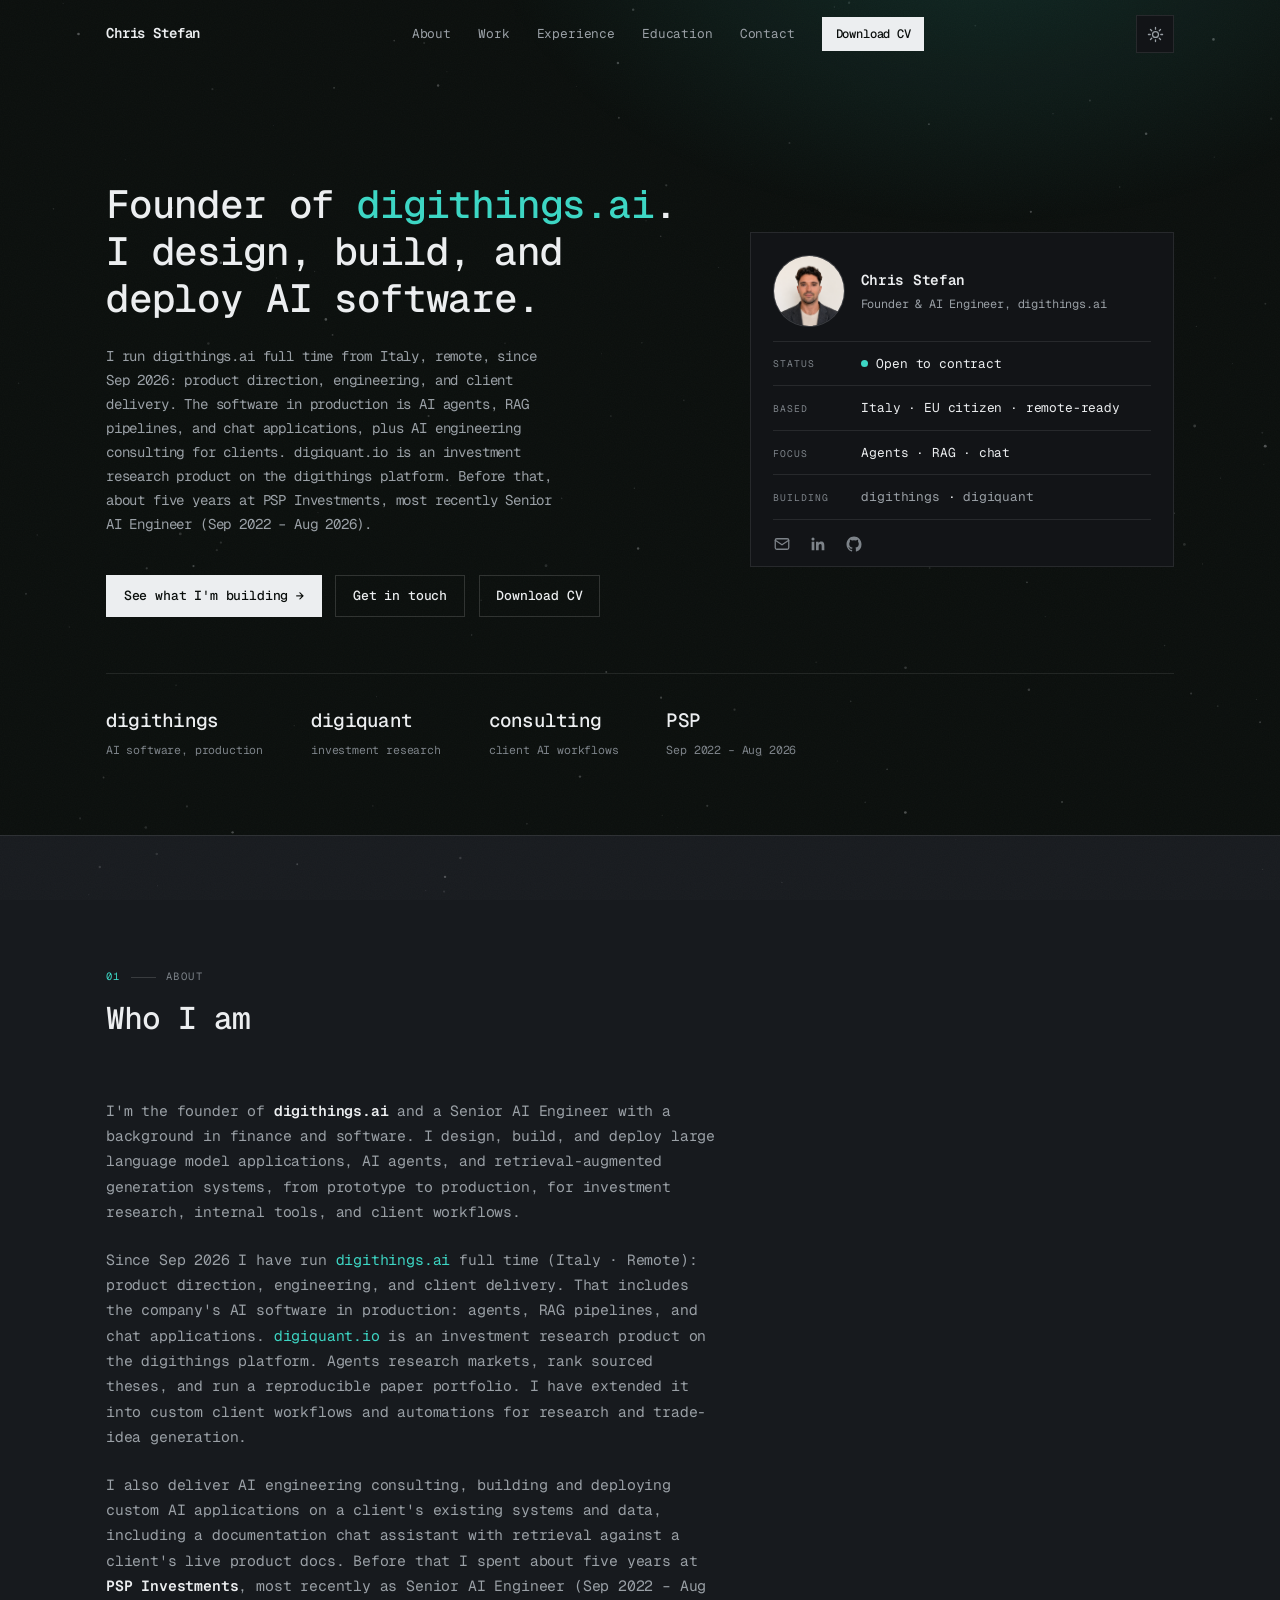
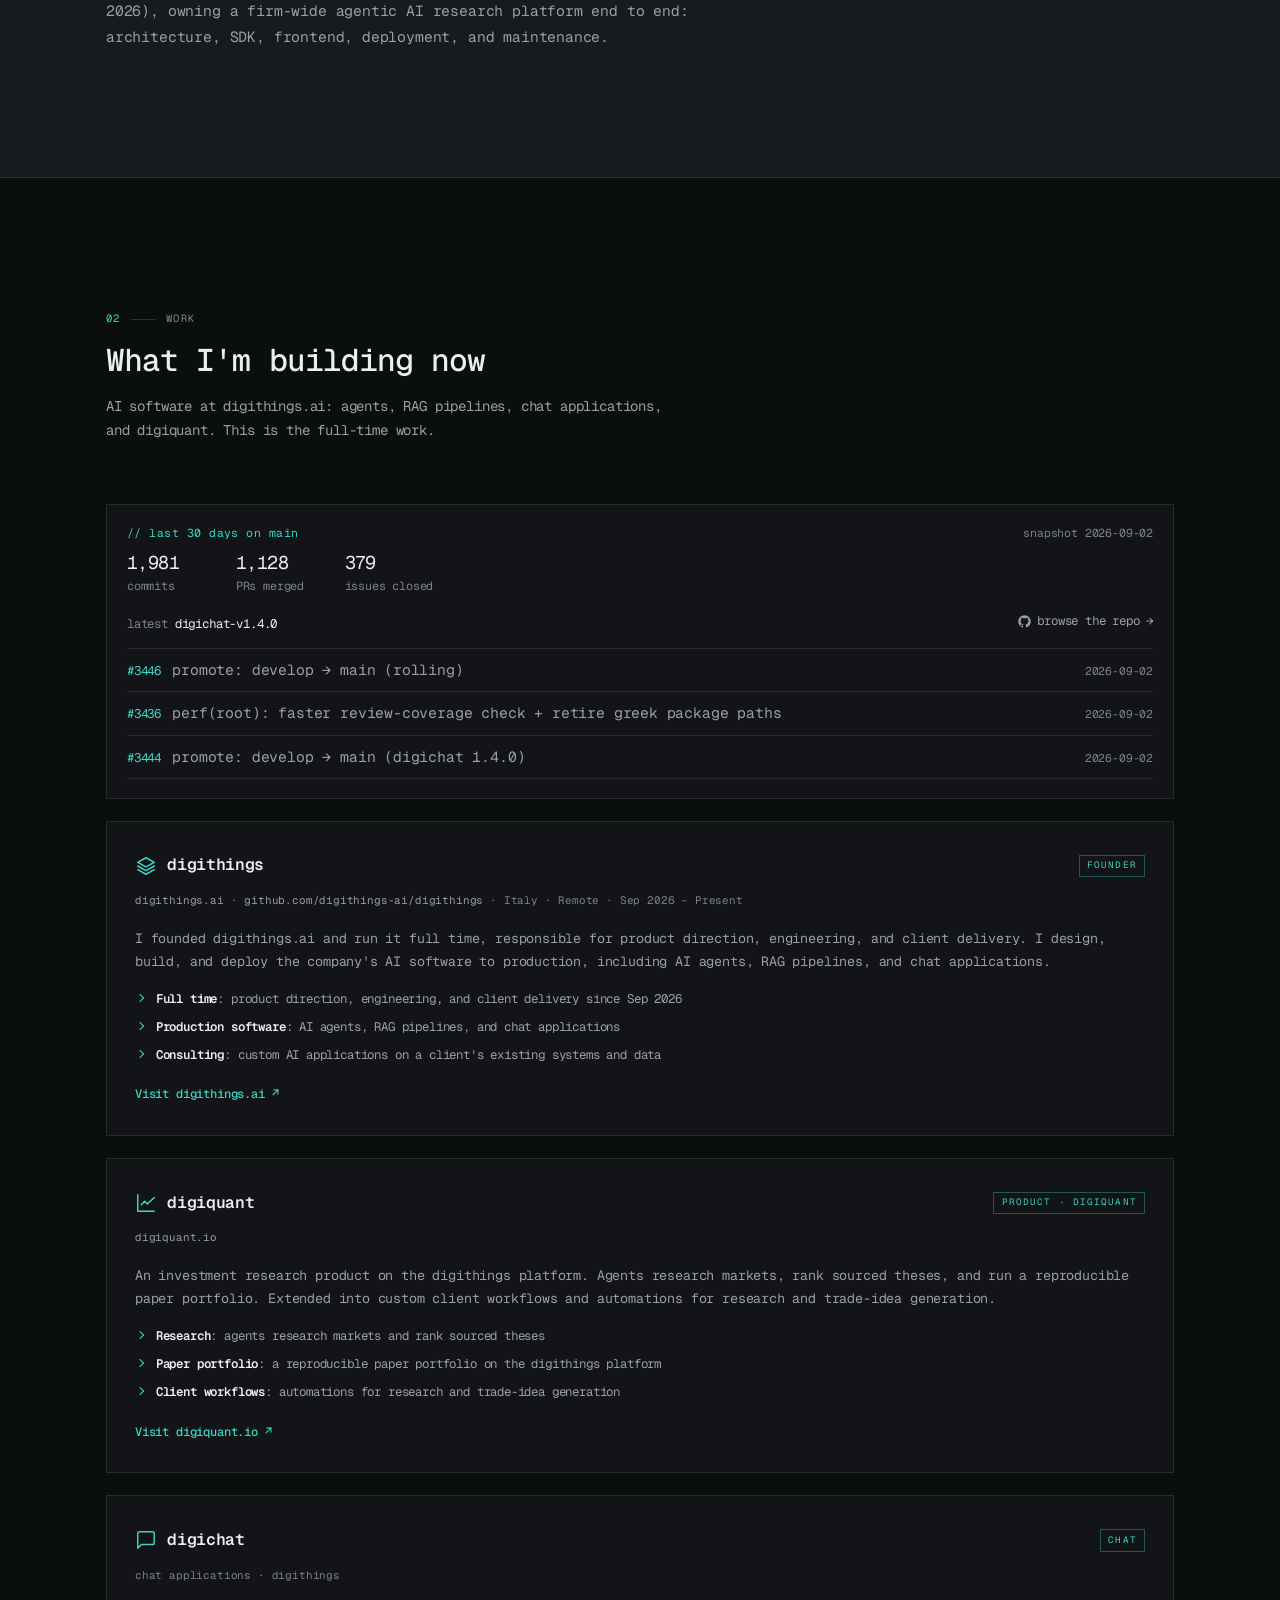
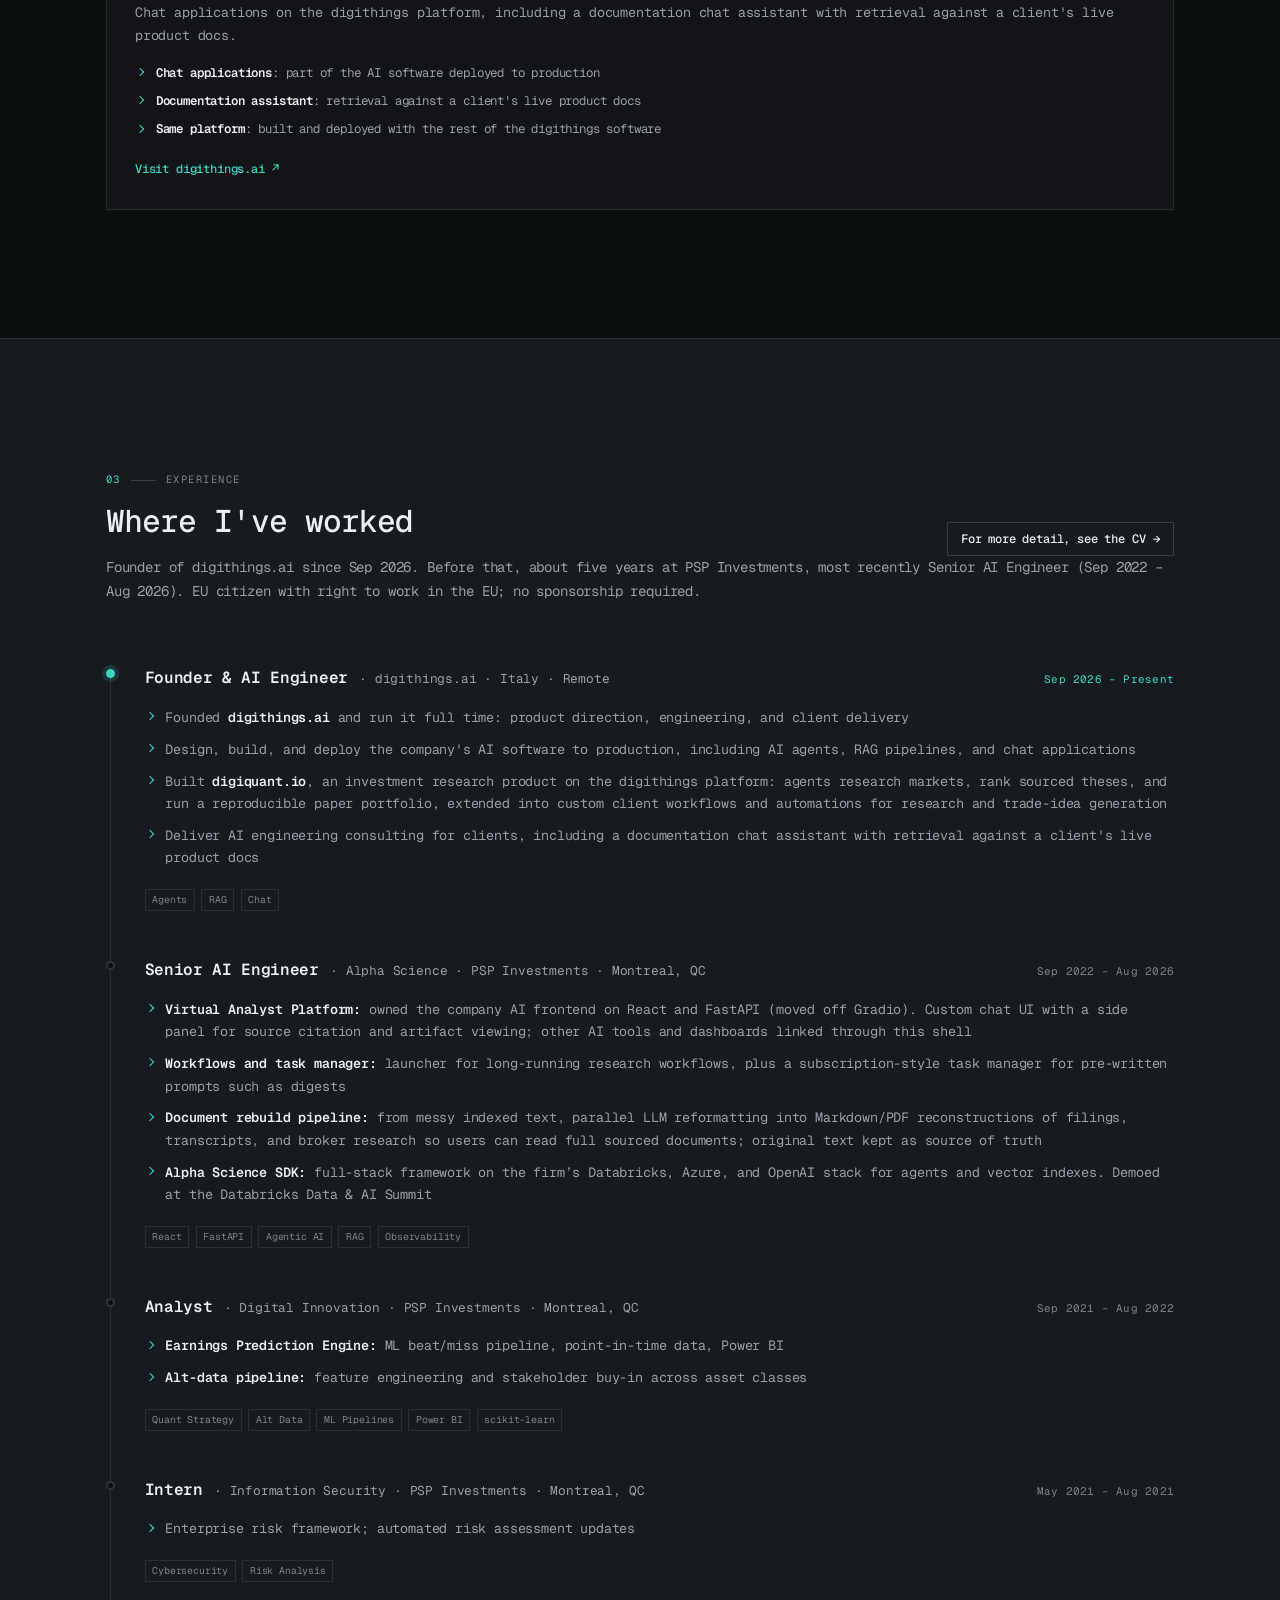
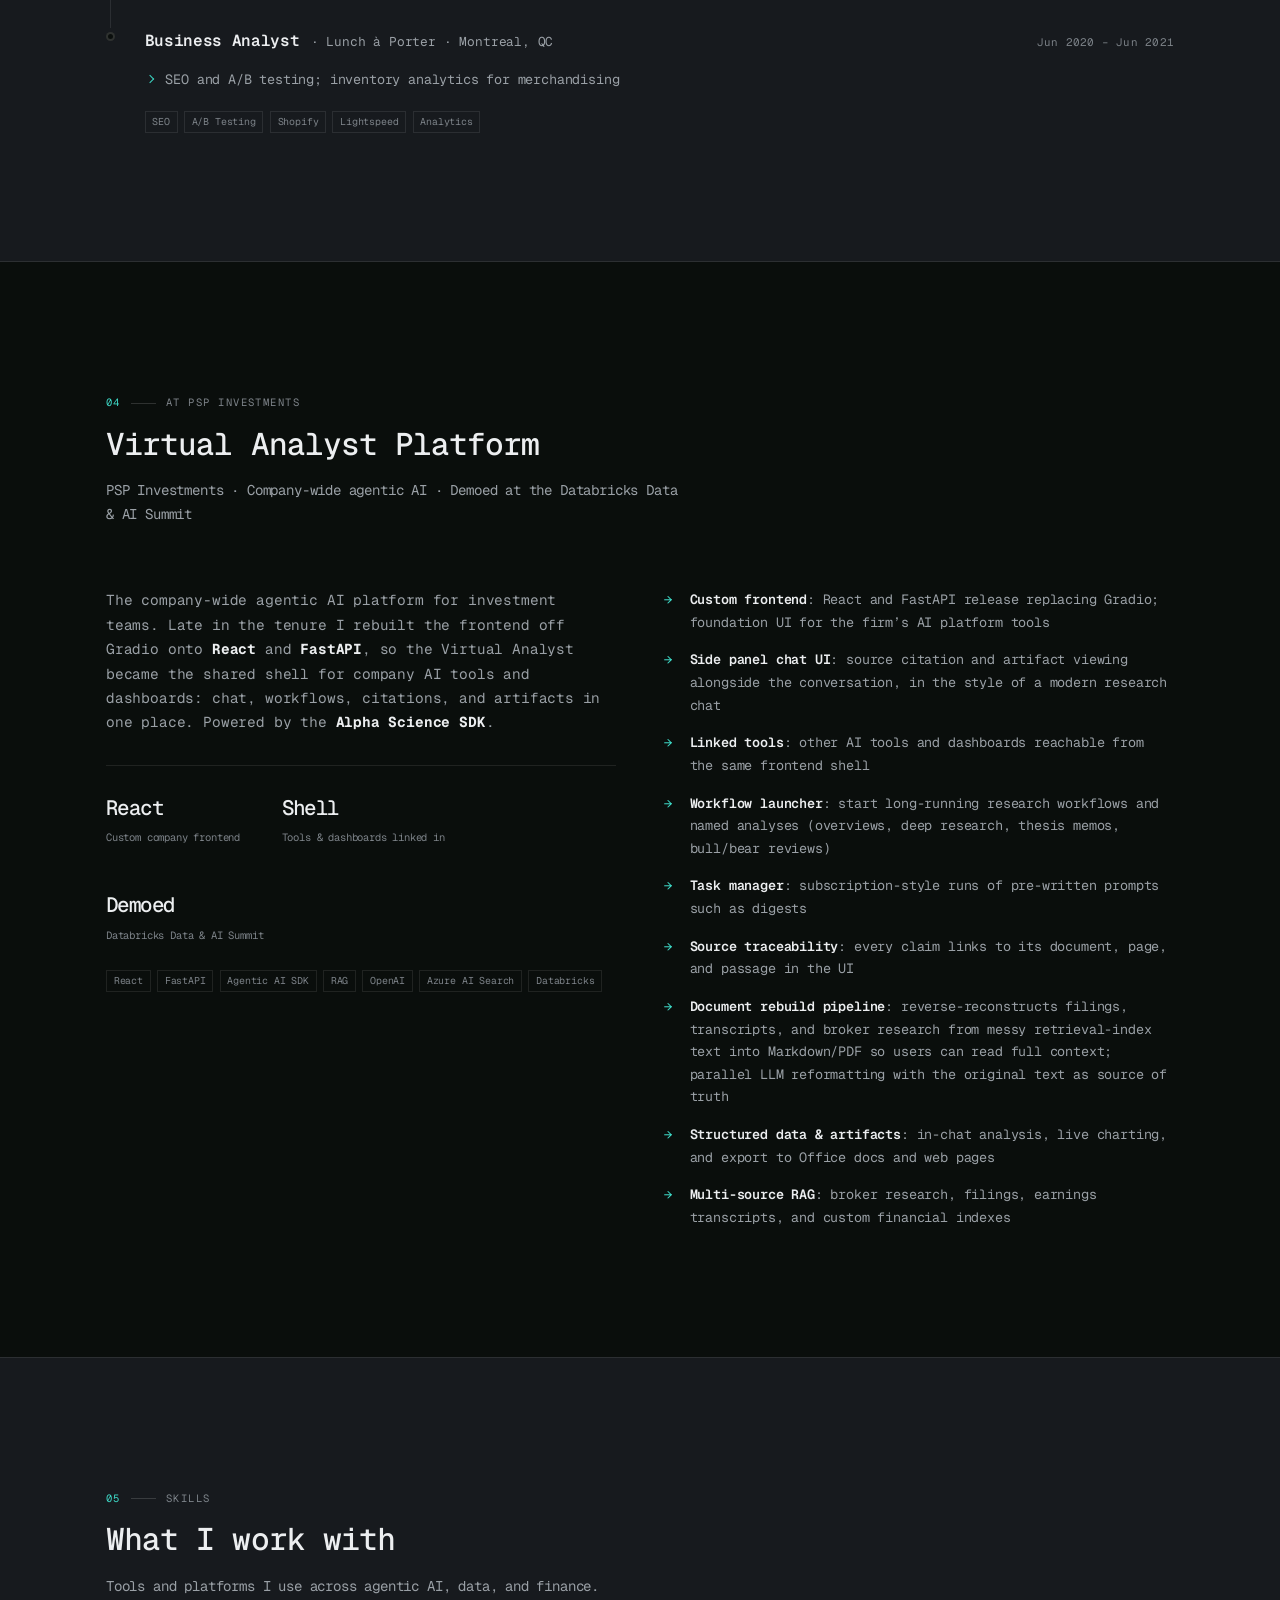
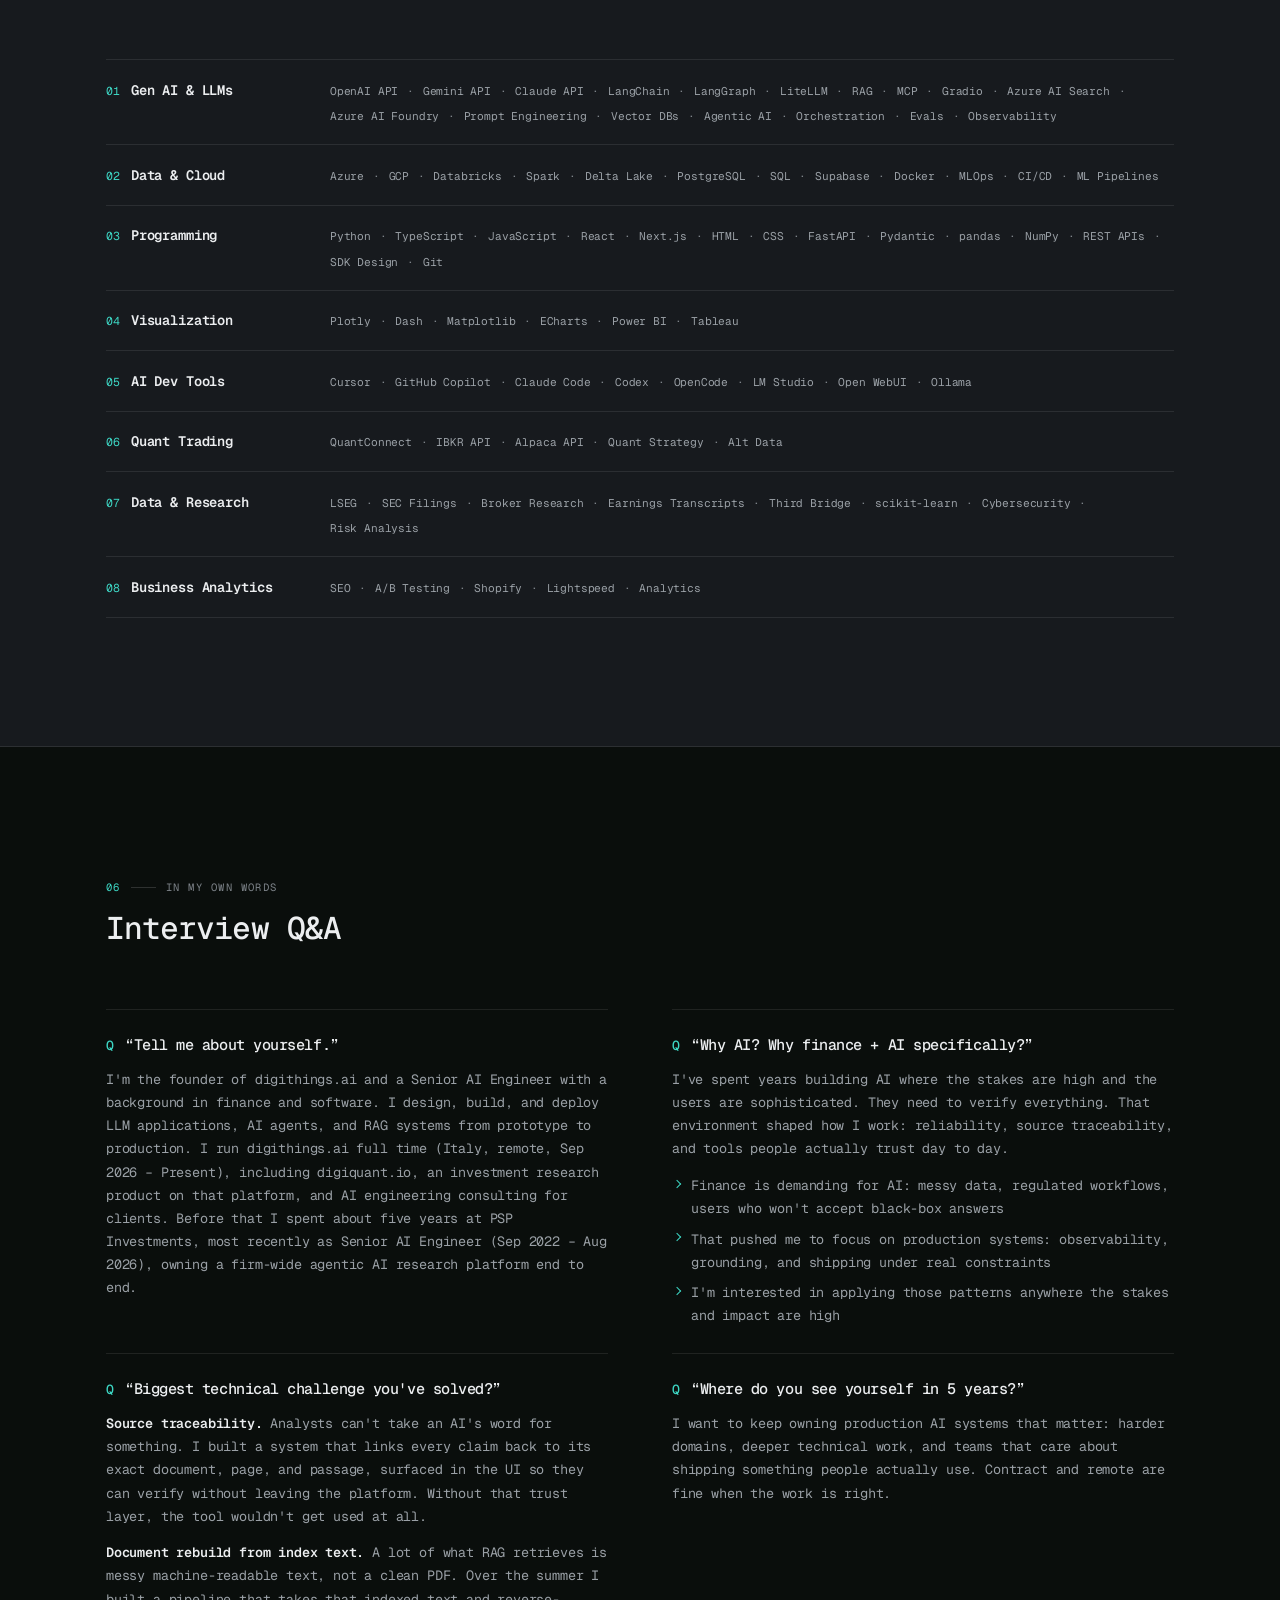
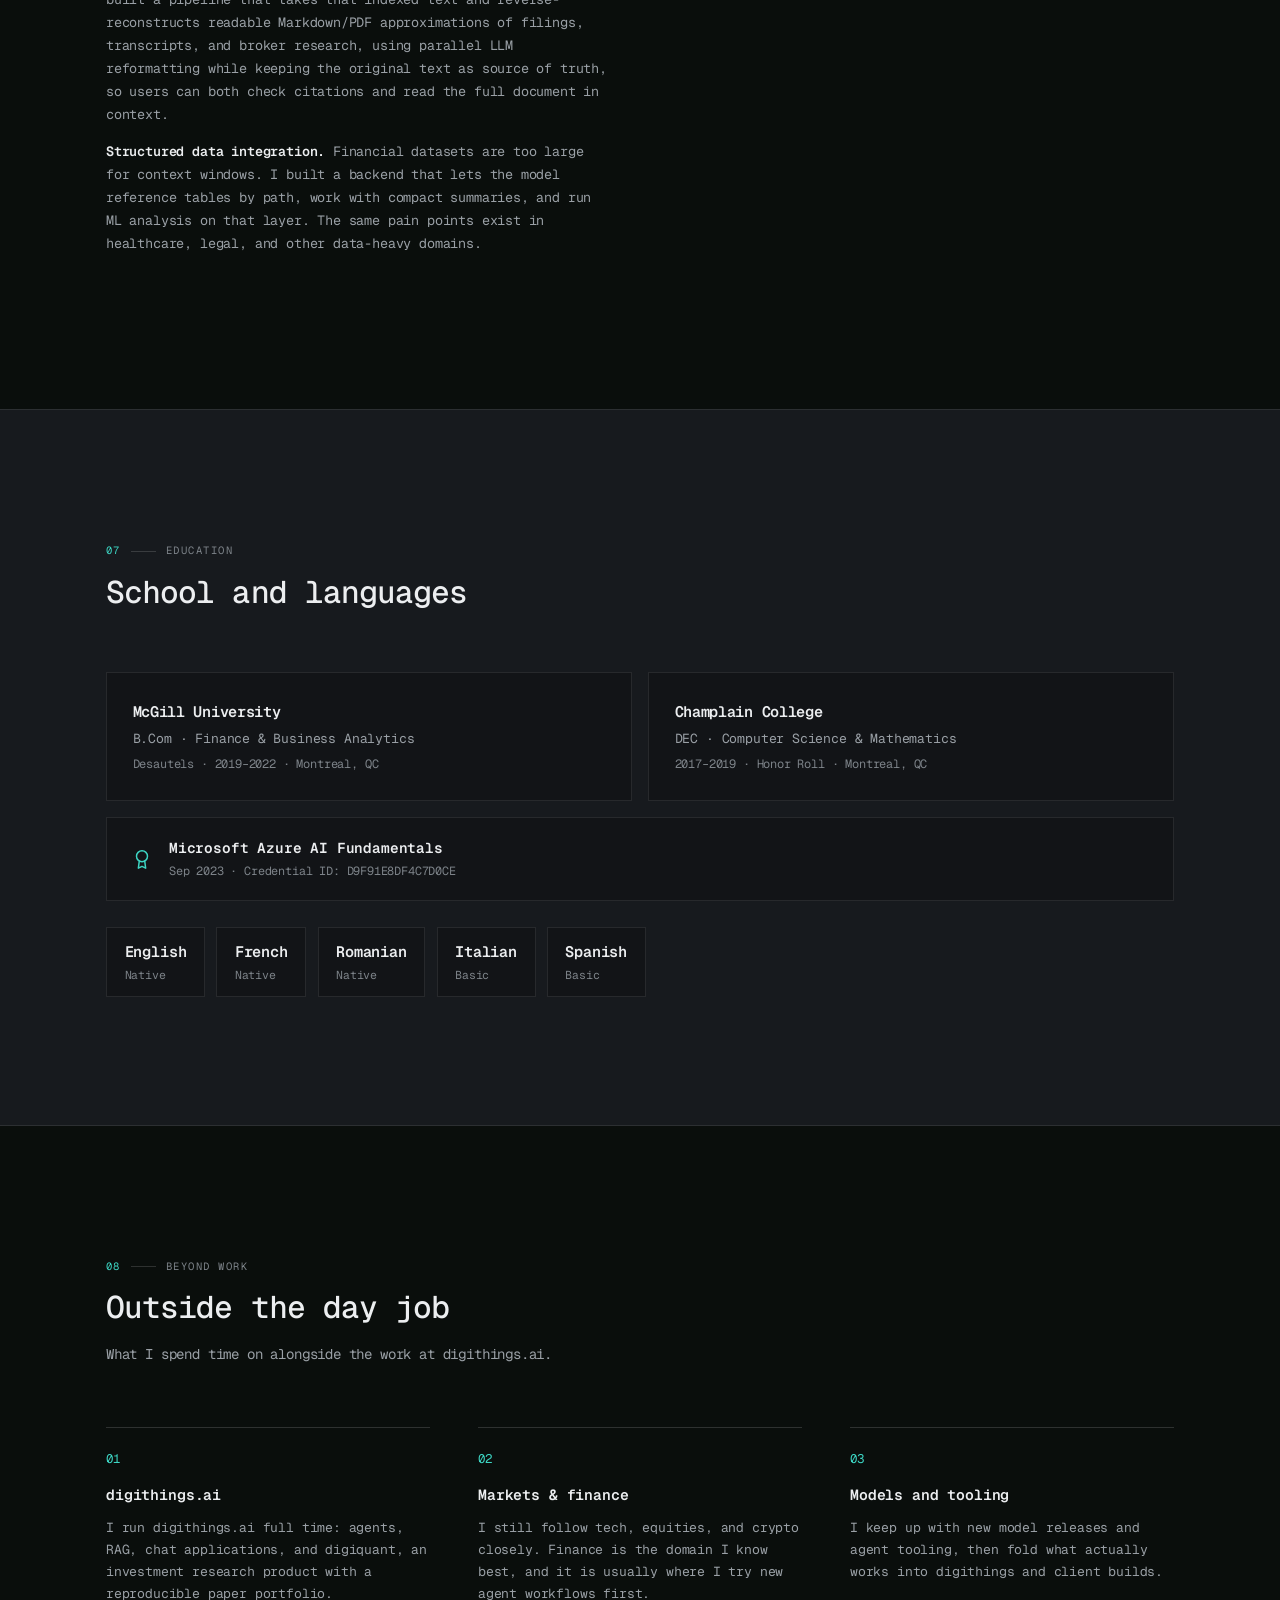
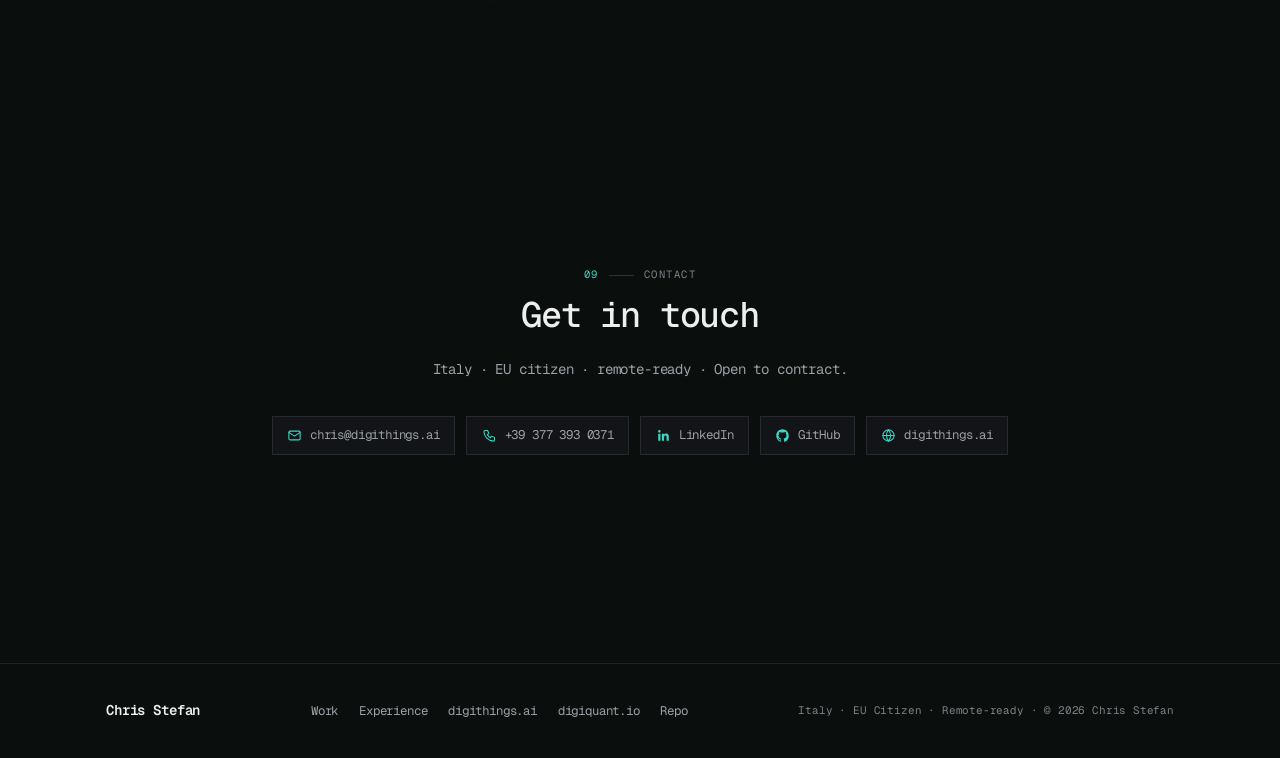
<file: index.html>
<!DOCTYPE html>
<html lang="en" data-theme="dark">
<head>
<meta charset="UTF-8">
<meta name="viewport" content="width=device-width, initial-scale=1.0">
<title>Chris Stefan · Founder &amp; AI Engineer | digithings.ai</title>
<meta name="description" content="Chris Stefan, Founder and AI Engineer at digithings.ai. Agents, RAG, and chat applications in production. Open to contract.">
<meta name="robots" content="index, follow">
<link rel="canonical" href="https://chrizefan.github.io/me/">

<!-- Open Graph -->
<meta property="og:type" content="website">
<meta property="og:url" content="https://chrizefan.github.io/me/">
<meta property="og:title" content="Chris Stefan · Founder &amp; AI Engineer | digithings.ai">
<meta property="og:description" content="Founder and AI Engineer at digithings.ai. Open to contract.">
<meta property="og:site_name" content="Chris Stefan">
<meta property="og:image" content="https://chrizefan.github.io/me/assets/chris.png">

<!-- Twitter Card -->
<meta name="twitter:card" content="summary_large_image">
<meta name="twitter:title" content="Chris Stefan · Founder &amp; AI Engineer">
<meta name="twitter:description" content="Founder and AI Engineer at digithings.ai. Italy, remote. Open to contract.">
<meta name="twitter:image" content="https://chrizefan.github.io/me/assets/chris.png">

<meta name="theme-color" content="#0A0E0C" media="(prefers-color-scheme: dark)">
<meta name="theme-color" content="#FBFBF9" media="(prefers-color-scheme: light)">
<link rel="icon" href="favicon.ico?v=5" sizes="any">
<link rel="icon" type="image/png" href="assets/favicon-32.png?v=5" sizes="32x32">
<link rel="icon" type="image/png" href="assets/favicon-48.png?v=5" sizes="48x48">
<link rel="apple-touch-icon" href="apple-touch-icon.png?v=5" sizes="180x180">
<link rel="shortcut icon" href="favicon.ico?v=5">

<!-- JSON-LD Person Schema -->
<script type="application/ld+json">
{
  "@context": "https://schema.org",
  "@type": "Person",
  "name": "Chris Stefan",
  "jobTitle": "Founder & AI Engineer",
  "email": "chris@digithings.ai",
  "telephone": "+393773930371",
  "image": "https://chrizefan.github.io/me/assets/chris.png",
  "url": "https://chrizefan.github.io/me/",
  "sameAs": [
    "https://linkedin.com/in/chris-stefan",
    "https://github.com/chrizefan",
    "https://digithings.ai",
    "https://digiquant.io"
  ],
  "knowsAbout": ["Agentic AI", "LLMs", "RAG", "Multi-agent Systems", "Python", "Databricks", "OpenAI API", "Claude API", "Institutional Finance", "SDK Design"]
}
</script>

<link rel="preconnect" href="https://fonts.googleapis.com">
<link rel="preconnect" href="https://fonts.gstatic.com" crossorigin>
<link href="https://fonts.googleapis.com/css2?family=Geist+Mono:wght@400;500&display=swap" rel="stylesheet">

<!-- Pre-paint theme: default dark, honour saved choice -->
<script>try{var s=localStorage.getItem('cs-theme');document.documentElement.setAttribute('data-theme',s||'dark')}catch(e){}</script>

<style>
/* ==========================================================================
   Chris Stefan — me page. digiweb design language (frontend/digiweb on
   digithings develop, utilitarian v0.1): Instrument Panel — mono voice,
   radius 0, ink/paper CTAs, phosphor accent for focus/live/identity.
   ========================================================================== */

/* ── tokens (digiweb [data-theme] layer) ─────────────────────────────── */
:root[data-theme="dark"] {
  color-scheme: dark;
  --bg:        #0A0E0C;
  --surface:   #121417;
  --surface-2: #171A1E;
  --hair:      rgba(255, 255, 255, 0.09);
  --hair-2:    rgba(255, 255, 255, 0.15);

  --ink:       #ECEEF0;
  --ink-soft:  #9AA0A6;
  --ink-mute:  #7D8389;

  --accent:      #3DD6C4; /* terminal phosphor — focus / live / identity */
  --accent-weak: rgba(61, 214, 196, 0.14);
  --on-accent:   #04201C;

  --up:   #3DD6C4;
  --down: #E5533E;
  --warn: #E0B341;

  --term-bg:   #08090B;
  --term-ink:  #E7EAEC;
  --term-mute: #7E858B;
  --term-hair: rgba(255, 255, 255, 0.09);
  --term-fill: rgba(255, 255, 255, 0.05);

  --grain-opacity: 0.03;
  --grain-blend: screen;
}
:root[data-theme="light"] {
  color-scheme: light;
  --bg:        #FBFBF9;
  --surface:   #FFFFFF;
  --surface-2: #F4F4F1;
  --hair:      rgba(10, 15, 20, 0.10);
  --hair-2:    rgba(10, 15, 20, 0.18);

  --ink:       #14181B;
  --ink-soft:  #5C636A;
  --ink-mute:  #666C73;

  --accent:      #0C7C71;
  --accent-weak: rgba(12, 124, 113, 0.12);
  --on-accent:   #FFFFFF;

  --up:   #0C7C71;
  --down: #C9533B;
  --warn: #B5832A;

  --term-bg:   #F1F0EB;
  --term-ink:  #1A1E22;
  --term-mute: #6B7177;
  --term-hair: rgba(10, 15, 20, 0.12);
  --term-fill: rgba(10, 15, 20, 0.05);

  --grain-opacity: 0.045;
  --grain-blend: multiply;
}
:root {
  /* digiweb v0.1: one mono voice for claim, body, and chrome */
  --font-sans: "Geist Mono", "JetBrains Mono", ui-monospace, monospace;
  --font-mono: "Geist Mono", "JetBrains Mono", ui-monospace, monospace;
  --font-display: "Geist Mono", "JetBrains Mono", ui-monospace, monospace;
  --wrap: 1180px;
  --wrap-wide: 1280px;
  --gutter: clamp(1.4rem, 4.5vw, 3.5rem);
  --section-y: clamp(5rem, 10vw, 8.5rem);
  --section-y-tight: clamp(3rem, 6vw, 4.5rem);
  --r-sm: 0;
  --r-md: 0;
  --r-lg: 0;
  --ease: cubic-bezier(0.22, 1, 0.36, 1);
  --ease-glide: cubic-bezier(0.22, 1, 0.36, 1);
  --duration-reveal: 0.6s;
  --duration-hover: 0.18s;
}

/* ── reset ──────────────────────────────────────────────────────────── */
*, *::before, *::after { box-sizing: border-box; }
* { margin: 0; }
html { scroll-behavior: smooth; -webkit-text-size-adjust: 100%; background: var(--bg); scroll-padding-top: 84px; }
body {
  font-family: var(--font-sans);
  background: var(--bg);
  color: var(--ink);
  font-size: 0.9rem;
  line-height: 1.65;
  font-weight: 400;
  letter-spacing: -0.012em;
  -webkit-font-smoothing: antialiased;
  text-rendering: optimizeLegibility;
  overflow-x: hidden;
  transition: background 0.4s var(--ease), color 0.4s var(--ease);
}
img, svg { max-width: 100%; display: block; }
a { color: inherit; text-decoration: none; }
ul { list-style: none; padding: 0; }
::selection { background: var(--accent); color: var(--on-accent); }
:focus-visible { outline: 2px solid var(--accent); outline-offset: 3px; border-radius: 0; }

/* ── atmosphere ─────────────────────────────────────────────────────── */
.grain {
  position: fixed; inset: 0; z-index: 0; pointer-events: none;
  opacity: var(--grain-opacity);
  mix-blend-mode: var(--grain-blend);
  background-image: url("data:image/svg+xml,%3Csvg xmlns='http://www.w3.org/2000/svg' width='160' height='160'%3E%3Cfilter id='n'%3E%3CfeTurbulence type='fractalNoise' baseFrequency='0.85' numOctaves='3'/%3E%3C/filter%3E%3Crect width='100%25' height='100%25' filter='url(%23n)'/%3E%3C/svg%3E");
}
#starfield {
  position: fixed; inset: 0; width: 100%; height: 100%;
  pointer-events: none; z-index: 0; opacity: 0.55;
}
.glow {
  position: fixed; inset: -10%; z-index: 0; pointer-events: none;
  background: radial-gradient(50rem 32rem at 72% 0%, var(--accent-weak), transparent 62%);
}

/* ── layout ─────────────────────────────────────────────────────────── */
.wrap { width: 100%; max-width: var(--wrap); margin-inline: auto; padding-inline: var(--gutter); position: relative; z-index: 1; }
.skip-link { position: absolute; left: -999px; top: 0; z-index: 100; background: var(--ink); color: var(--bg); padding: 0.6rem 1rem; border-radius: 0; font-weight: 500; }
.skip-link:focus { left: 0; }

/* ── nav ────────────────────────────────────────────────────────────── */
.site-nav { position: sticky; top: 0; z-index: 50; border-bottom: 1px solid transparent; transition: background 0.4s var(--ease), border-color 0.4s var(--ease); }
.site-nav.is-stuck { background: color-mix(in srgb, var(--bg) 72%, transparent); backdrop-filter: blur(14px) saturate(150%); -webkit-backdrop-filter: blur(14px) saturate(150%); border-bottom-color: var(--hair); }
.nav-inner { display: flex; align-items: center; justify-content: space-between; height: 68px; gap: 1rem; }
.brand { display: inline-flex; align-items: center; gap: 0.7rem; font-weight: 600; letter-spacing: -0.01em; font-size: 0.88rem; }

.nav-links { display: flex; align-items: center; gap: clamp(0.9rem, 2.2vw, 1.7rem); }
.nav-links > a:not(.btn) { font-size: 0.8rem; color: var(--ink-soft); position: relative; padding: 0.4rem 0; transition: color 0.18s var(--ease); }
.nav-links > a:not(.btn)::after { content: ""; position: absolute; left: 0; bottom: -2px; height: 1px; width: 0; background: var(--accent); transition: width 0.22s var(--ease); }
.nav-links > a:not(.btn):hover { color: var(--ink); }
.nav-links > a:not(.btn):hover::after { width: 100%; }
.ext { opacity: 0.5; font-size: 0.8em; }
.nav-tail { display: flex; align-items: center; gap: 0.55rem; }
.theme-toggle { display: inline-grid; place-items: center; width: 38px; height: 38px; border: 1px solid var(--hair); border-radius: 0; background: var(--surface); color: var(--ink-soft); cursor: pointer; transition: color 0.18s var(--ease), border-color 0.18s var(--ease), transform 0.18s var(--ease); }
.theme-toggle:hover { color: var(--ink); border-color: var(--hair-2); transform: translateY(-1px); }
.theme-toggle svg { width: 17px; height: 17px; }
:root[data-theme="dark"] .ico-moon { display: none; }
:root[data-theme="light"] .ico-sun { display: none; }
.nav-toggle { display: none; }

/* ── buttons ────────────────────────────────────────────────────────── */
.btn { display: inline-flex; align-items: center; gap: 0.5rem; font-family: var(--font-mono); font-size: 0.82rem; font-weight: 500; padding: 0.58rem 1.05rem; border-radius: 0; border: 1px solid var(--hair-2); cursor: pointer; white-space: nowrap; transition: transform 0.18s var(--ease), background 0.18s var(--ease), border-color 0.18s var(--ease); }
.btn span[aria-hidden] { transition: transform 0.18s var(--ease); }
.btn:hover span[aria-hidden] { transform: translateX(3px); }
.btn-sm { padding: 0.4rem 0.8rem; font-size: 0.76rem; }
.btn-primary { background: var(--ink); color: var(--bg); border-color: var(--ink); font-weight: 500; }
.btn-primary:hover { transform: translateY(-2px); }
.btn-ghost { background: transparent; color: var(--ink); }
.btn-ghost:hover { background: var(--surface); border-color: var(--hair-2); transform: translateY(-2px); }

/* ── kicker / prompt / live dot ─────────────────────────────────────── */
.eyebrow-dot { width: 7px; height: 7px; border-radius: 50%; background: var(--accent); animation: pulse 2.6s var(--ease) infinite; }
@keyframes pulse { 0% { box-shadow: 0 0 0 0 var(--accent-weak); } 70% { box-shadow: 0 0 0 8px transparent; } 100% { box-shadow: 0 0 0 0 transparent; } }
.prompt { color: var(--accent); font-weight: 600; font-family: var(--font-mono); }
.kicker { display: inline-flex; align-items: center; gap: 0.6rem; font-family: var(--font-mono); font-size: 0.66rem; letter-spacing: 0.14em; text-transform: uppercase; color: var(--ink-mute); }
.kicker .kn { color: var(--accent); }
.kicker .kn::after { content: ""; display: inline-block; width: 1.6rem; height: 1px; background: var(--hair-2); vertical-align: middle; margin-left: 0.6rem; }

/* ── hero ───────────────────────────────────────────────────────────── */
.hero { padding: clamp(4rem, 10vw, 7rem) 0 clamp(3rem, 6vw, 4.75rem); }
.hero-grid { display: grid; grid-template-columns: 1.15fr 0.85fr; gap: clamp(2.4rem, 5.5vw, 4.5rem); align-items: center; }
.hero-title { font-family: var(--font-display); font-weight: 500; font-size: clamp(1.55rem, 3.6vw, 2.45rem); line-height: 1.2; letter-spacing: -0.03em; margin: 0 0 1.45rem; max-width: 26ch; }
.hero-title em { font-style: normal; color: var(--accent); }
.hero-lede { font-size: clamp(0.88rem, 1.1vw, 0.95rem); color: var(--ink-soft); max-width: 56ch; line-height: 1.7; }
.hero-actions { display: flex; flex-wrap: wrap; gap: 0.85rem; margin-top: 2.4rem; }
/* hero status panel */
.hero-panel { background: var(--surface); border: 1px solid var(--hair); border-radius: 0; padding: 0.4rem 1.4rem; }
.hp-portrait {
  display: flex;
  align-items: center;
  gap: 0.95rem;
  padding: 1rem 0 0.85rem;
  border-bottom: 1px solid var(--hair);
}
.hp-portrait img {
  width: 72px;
  height: 72px;
  border-radius: 50%;
  object-fit: cover;
  border: 1px solid var(--hair-2);
  flex-shrink: 0;
  background: var(--surface-2);
}
.hp-portrait-meta { display: flex; flex-direction: column; gap: 0.2rem; min-width: 0; }
.hp-portrait-name { font-size: 0.9rem; font-weight: 600; letter-spacing: -0.02em; color: var(--ink); }
.hp-portrait-role { font-size: 0.74rem; color: var(--ink-soft); line-height: 1.4; }
.hp-row { display: flex; align-items: baseline; gap: 1rem; padding: 0.7rem 0; border-bottom: 1px solid var(--hair); }
.hp-row:last-of-type { border-bottom: 0; }
.hp-k { flex-shrink: 0; width: 4.5rem; font-family: var(--font-mono); font-size: 0.6rem; letter-spacing: 0.1em; text-transform: uppercase; color: var(--ink-mute); }
.hp-v { font-size: 0.8rem; color: var(--ink); }
.hp-v a { color: var(--ink-soft); transition: color 0.18s var(--ease); }
.hp-v a:hover { color: var(--accent); }
.hp-avail { display: inline-flex; align-items: center; gap: 0.5rem; }
.hp-avail .eyebrow-dot { width: 7px; height: 7px; }
.hp-links { display: flex; gap: 1.1rem; padding: 0.95rem 0 0.4rem; }
.hp-links a { display: inline-flex; width: 18px; height: 18px; color: var(--ink-mute); transition: color 0.18s var(--ease), transform 0.18s var(--ease); }
.hp-links a:hover { color: var(--accent); transform: translateY(-2px); }
.hp-links svg { width: 100%; height: 100%; }
.hero-stats { display: flex; flex-wrap: wrap; gap: clamp(1.5rem, 4vw, 3rem); margin-top: clamp(2.5rem, 5vw, 3.5rem); padding-top: 1.9rem; border-top: 1px solid var(--hair); }
.hero-stats div { display: flex; flex-direction: column; }
.hero-stats dt { font-size: 1.2rem; font-weight: 500; letter-spacing: -0.04em; font-family: var(--font-mono); color: var(--ink); font-variant-numeric: tabular-nums; }
.hero-stats dd { font-size: 0.72rem; color: var(--ink-mute); margin-top: 0.22rem; }

/* ── sections ───────────────────────────────────────────────────────── */
.section { padding: var(--section-y) 0; }
.section-alt { background: var(--surface-2); border-block: 1px solid var(--hair); }
.section-head { max-width: 64ch; margin-bottom: clamp(2.5rem, 5.5vw, 3.8rem); }
.section-head h2 { font-family: var(--font-display); font-size: clamp(1.35rem, 2.6vw, 1.95rem); font-weight: 500; letter-spacing: -0.03em; line-height: 1.2; margin: 0.75rem 0 1rem; }
.section-head p { color: var(--ink-soft); font-size: clamp(0.86rem, 1.1vw, 0.94rem); line-height: 1.7; }
.head-row { display: flex; align-items: flex-end; justify-content: space-between; gap: 1.5rem; flex-wrap: wrap; }

/* ── about ──────────────────────────────────────────────────────────── */
.about-prose { max-width: 68ch; display: flex; flex-direction: column; gap: 1.4rem; font-size: 0.92rem; color: var(--ink-soft); line-height: 1.72; }
.about-prose strong { color: var(--ink); font-weight: 600; }
.about-prose a { color: var(--accent); }
.about-prose a:hover { text-decoration: underline; }

/* ── timeline (experience) ──────────────────────────────────────────── */
.timeline { position: relative; margin-left: 4px; }
.tl-card { position: relative; padding: 0 0 2.85rem 2.1rem; border-left: 1px solid var(--hair); }
.tl-card:last-child { border-left-color: transparent; padding-bottom: 0; }
.tl-card::before { content: ""; position: absolute; left: -5px; top: 0.25rem; width: 9px; height: 9px; border-radius: 50%; background: var(--bg); border: 2px solid var(--hair-2); transition: border-color 0.25s var(--ease), background 0.25s var(--ease); }
.tl-card:hover::before { border-color: var(--accent); }
.tl-card.current::before { background: var(--accent); border-color: var(--accent); box-shadow: 0 0 0 4px var(--accent-weak); }
.tl-head { display: flex; align-items: baseline; flex-wrap: wrap; gap: 0.5rem 0.7rem; margin-bottom: 0.9rem; }
.tl-title { font-size: 1rem; font-weight: 600; letter-spacing: -0.02em; }
.tl-company { color: var(--ink-soft); font-size: 0.8rem; }
.tl-date { margin-left: auto; font-family: var(--font-mono); font-size: 0.68rem; color: var(--ink-mute); letter-spacing: 0.02em; white-space: nowrap; }
.tl-now { color: var(--accent); }
.tl-bullets { display: flex; flex-direction: column; gap: 0.58rem; margin-bottom: 1.25rem; }
.tl-bullets li { position: relative; padding-left: 1.3rem; font-size: 0.84rem; color: var(--ink-soft); line-height: 1.68; }
.tl-bullets li::before { content: ""; position: absolute; left: 2px; top: 0.55em; width: 6px; height: 6px; border-bottom: 1.5px solid var(--accent); border-right: 1.5px solid var(--accent); transform: rotate(-45deg); }
.tl-bullets strong { color: var(--ink); font-weight: 600; }
.badges { display: flex; flex-wrap: wrap; gap: 0.4rem; }
.badge { font-family: var(--font-mono); font-size: 0.62rem; color: var(--ink-mute); background: transparent; border: 1px solid var(--hair); border-radius: 0; padding: 0.12rem 0.42rem; }

/* ── flagship (Virtual Analyst Platform) ────────────────────────────── */
.flagship { display: grid; grid-template-columns: 1fr 1fr; gap: clamp(1.5rem, 4vw, 3rem); align-items: start; }
.flagship-desc { color: var(--ink-soft); font-size: 0.9rem; line-height: 1.7; margin-bottom: 1.85rem; }
.flagship-desc strong { color: var(--ink); }
.stat-tiles { display: flex; flex-wrap: wrap; gap: clamp(1.5rem, 4vw, 2.6rem); padding-top: 1.6rem; border-top: 1px solid var(--hair); }
.stat-tile { display: flex; flex-direction: column; }
.stat-tile .sv { font-family: var(--font-mono); font-size: 1.3rem; font-weight: 500; letter-spacing: -0.03em; color: var(--ink); }
.stat-tile .sl { font-size: 0.66rem; color: var(--ink-mute); margin-top: 0.25rem; }
.feature-list { display: flex; flex-direction: column; gap: 0.95rem; }
.feature-list li { position: relative; padding-left: 1.6rem; font-size: 0.84rem; color: var(--ink-soft); line-height: 1.68; }
.feature-list li::before { content: "→"; position: absolute; left: 0; top: 0; color: var(--accent); font-family: var(--font-mono); }
.feature-list strong { color: var(--ink); font-weight: 600; }
.flagship-badges { margin-top: 1.6rem; }


/* ── products / freelance cards ─────────────────────────────────────── */
.product-grid { display: grid; grid-template-columns: 1fr 1fr; gap: 1.4rem; }
.product-card { position: relative; overflow: hidden; background: var(--surface); border: 1px solid var(--hair); border-radius: var(--r-md); padding: 1.9rem 1.75rem; display: flex; flex-direction: column; transition: transform 0.3s var(--ease), border-color 0.3s var(--ease); }
.product-card::before { content: ""; position: absolute; inset: 0 0 auto 0; height: 2px; background: var(--accent); transform: scaleX(0); transform-origin: left; transition: transform 0.32s var(--ease); }
.product-card:hover { transform: translateY(-4px); border-color: var(--hair-2); }
.product-card:hover::before { transform: scaleX(1); }
.product-card.span-2 { grid-column: 1 / -1; }
.pc-top { display: flex; align-items: center; gap: 0.65rem; margin-bottom: 0.5rem; }
.pc-glyph { width: 22px; height: 22px; color: var(--accent); flex-shrink: 0; }
.pc-glyph svg { width: 100%; height: 100%; }
.pc-tier { margin-left: auto; font-family: var(--font-mono); font-size: 0.58rem; letter-spacing: 0.12em; text-transform: uppercase; color: var(--accent); border: 1px solid color-mix(in srgb, var(--accent) 35%, transparent); border-radius: 0; padding: 0.16rem 0.45rem; }
.pc-title { font-size: 1.02rem; font-weight: 600; letter-spacing: -0.02em; }
.pc-meta { font-family: var(--font-mono); font-size: 0.68rem; color: var(--ink-mute); margin: 0.3rem 0 1.05rem; }
.pc-meta a { color: var(--ink-soft); }
.pc-meta a:hover { color: var(--accent); }
.pc-desc { font-size: 0.84rem; color: var(--ink-soft); line-height: 1.7; }
.pc-desc strong { color: var(--ink); }
.pc-features { display: flex; flex-direction: column; gap: 0.5rem; margin-top: 1rem; }
.pc-features li { position: relative; padding-left: 1.3rem; font-size: 0.78rem; color: var(--ink-soft); line-height: 1.62; }
.pc-features li::before { content: ""; position: absolute; left: 2px; top: 0.5em; width: 6px; height: 6px; border-bottom: 1.5px solid var(--accent); border-right: 1.5px solid var(--accent); transform: rotate(-45deg); }
.pc-features strong { color: var(--ink); font-weight: 600; }
.pc-link { margin-top: auto; padding-top: 1.2rem; font-size: 0.76rem; color: var(--accent); font-weight: 500; }
.pc-link:hover { text-decoration: underline; }


/* ── skills (spec-list) ─────────────────────────────────────────────── */
.skills-spec { border-top: 1px solid var(--hair); }
.skill-row { display: grid; grid-template-columns: 12rem 1fr; gap: 1.5rem 2rem; padding: 1.15rem 0; border-bottom: 1px solid var(--hair); align-items: baseline; }
.skill-row-label { display: flex; align-items: baseline; gap: 0.7rem; }
.skill-row-num { font-family: var(--font-mono); font-size: 0.72rem; color: var(--accent); }
.skill-row-name { font-size: 0.86rem; font-weight: 600; letter-spacing: -0.01em; }
.skill-tags { display: flex; flex-wrap: wrap; gap: 0.45rem 0.55rem; }
.skill-tag { font-family: var(--font-mono); font-size: 0.7rem; color: var(--ink-soft); transition: color 0.18s var(--ease); position: relative; }
.skill-tag:not(:last-child)::after { content: "·"; color: var(--ink-mute); margin-left: 0.55rem; }
.skill-tag:hover { color: var(--accent); }

/* ── Q&A ────────────────────────────────────────────────────────────── */
.qa-grid { display: grid; grid-template-columns: 1fr 1fr; gap: 0 clamp(2rem, 5vw, 4rem); }
.qa-card { padding: 1.6rem 0; border-top: 1px solid var(--hair); }
.qa-q { display: flex; align-items: baseline; gap: 0.7rem; margin-bottom: 0.7rem; }
.qa-q .qi { color: var(--accent); font-family: var(--font-mono); font-weight: 500; font-size: 0.82rem; flex-shrink: 0; }
.qa-q span:last-child { font-family: var(--font-display); font-style: normal; font-weight: 500; font-size: 0.95rem; letter-spacing: -0.03em; color: var(--ink); line-height: 1.35; }
.qa-a { color: var(--ink-soft); font-size: 0.84rem; line-height: 1.72; display: flex; flex-direction: column; gap: 0.85rem; }
.qa-a strong { color: var(--ink); font-weight: 600; }
.qa-a ul { display: flex; flex-direction: column; gap: 0.45rem; }
.qa-a ul li { position: relative; padding-left: 1.2rem; }
.qa-a ul li::before { content: ""; position: absolute; left: 2px; top: 0.5em; width: 6px; height: 6px; border-bottom: 1.5px solid var(--accent); border-right: 1.5px solid var(--accent); transform: rotate(-45deg); }

/* ── education / certs / languages ──────────────────────────────────── */
.edu-grid { display: grid; grid-template-columns: 1fr 1fr; gap: 1rem; margin-bottom: 1rem; }
.edu-card { background: var(--surface); border: 1px solid var(--hair); border-radius: var(--r-md); padding: 1.6rem; transition: transform 0.3s var(--ease), border-color 0.3s var(--ease); }
.edu-card:hover { transform: translateY(-3px); border-color: var(--hair-2); }
.edu-card .school { font-size: 0.95rem; font-weight: 600; letter-spacing: -0.02em; }
.edu-card .degree { color: var(--ink-soft); margin: 0.3rem 0; font-size: 0.82rem; }
.edu-card .meta { font-family: var(--font-mono); font-size: 0.75rem; color: var(--ink-mute); }
.cert-card { display: flex; align-items: center; gap: 1rem; background: var(--surface); border: 1px solid var(--hair); border-radius: var(--r-md); padding: 1.2rem 1.5rem; margin-bottom: 1.6rem; }
.cert-card .ci { color: var(--accent); width: 22px; height: 22px; flex-shrink: 0; }
.cert-card .ci svg { width: 100%; height: 100%; }
.cert-card .ct { font-weight: 600; }
.cert-card .cm { font-family: var(--font-mono); font-size: 0.74rem; color: var(--ink-mute); }
.lang-row { display: flex; flex-wrap: wrap; gap: 0.7rem; }
.lang-chip { background: var(--surface); border: 1px solid var(--hair); border-radius: var(--r-sm); padding: 0.7rem 1.1rem; }
.lang-chip .ln { font-weight: 600; font-size: 0.95rem; }
.lang-chip .ll { font-family: var(--font-mono); font-size: 0.72rem; color: var(--ink-mute); margin-top: 0.1rem; }

/* ── beyond (numbered rules) ────────────────────────────────────────── */
.beyond-grid { display: grid; grid-template-columns: repeat(3, 1fr); gap: clamp(1.5rem, 4vw, 3rem); }
.beyond-card { padding-top: 1.3rem; border-top: 1px solid var(--hair-2); }
.beyond-card .bi { font-family: var(--font-mono); font-size: 0.78rem; color: var(--accent); }
.beyond-card .bt { font-size: 0.92rem; font-weight: 600; letter-spacing: -0.01em; margin: 0.85rem 0 0.55rem; }
.beyond-card .bd { color: var(--ink-soft); font-size: 0.82rem; line-height: 1.7; }

/* ── contact / footer ───────────────────────────────────────────────── */
.contact { text-align: center; }
.contact h2 { font-family: var(--font-display); font-weight: 500; font-size: clamp(1.5rem, 3.5vw, 2.2rem); letter-spacing: -0.035em; }
.contact .tagline { color: var(--ink-soft); max-width: 56ch; margin: 0.9rem auto 2.2rem; font-size: 0.88rem; }
.contact-links { display: flex; flex-wrap: wrap; gap: 0.7rem; justify-content: center; }
.contact-pill { display: inline-flex; align-items: center; gap: 0.5rem; background: var(--surface); border: 1px solid var(--hair); border-radius: 0; padding: 0.5rem 0.9rem; font-size: 0.78rem; color: var(--ink-soft); font-family: var(--font-mono); transition: color 0.18s var(--ease), border-color 0.18s var(--ease), transform 0.18s var(--ease); }
.contact-pill:hover { color: var(--ink); border-color: var(--hair-2); transform: translateY(-2px); }
.contact-pill .pi { color: var(--accent); display: inline-flex; width: 15px; height: 15px; overflow: visible; }
.contact-pill .pi svg { width: 100%; height: 100%; overflow: visible; }
.footer { border-top: 1px solid var(--hair); padding: 2.2rem 0; margin-top: clamp(3rem, 7vw, 5rem); }
.footer-inner { display: flex; align-items: center; justify-content: space-between; gap: 1.5rem; flex-wrap: wrap; }
.footer-meta { font-family: var(--font-mono); font-size: 0.68rem; color: var(--ink-mute); }
.footer-links { display: flex; gap: 1.3rem; flex-wrap: wrap; }
.footer-links a { font-size: 0.78rem; color: var(--ink-soft); transition: color 0.18s var(--ease); }
.footer-links a:hover { color: var(--ink); }

/* ── reveal motion ──────────────────────────────────────────────────── */
.reveal { opacity: 0; transform: translateY(10px); transition: opacity 0.55s var(--ease), transform 0.55s var(--ease); will-change: opacity, transform; }
.reveal.in { opacity: 1; transform: none; will-change: auto; }
.stagger > * { opacity: 0; transform: translateY(8px); transition: opacity 0.5s var(--ease), transform 0.5s var(--ease); }
.stagger.in > * { opacity: 1; transform: none; }
.stagger.in > *:nth-child(1) { transition-delay: 0.04s; }
.stagger.in > *:nth-child(2) { transition-delay: 0.10s; }
.stagger.in > *:nth-child(3) { transition-delay: 0.16s; }
.stagger.in > *:nth-child(4) { transition-delay: 0.22s; }
.stagger.in > *:nth-child(5) { transition-delay: 0.28s; }
.stagger.in > *:nth-child(6) { transition-delay: 0.34s; }
.stagger.in > *:nth-child(7) { transition-delay: 0.40s; }
.stagger.in > *:nth-child(8) { transition-delay: 0.46s; }

/* ── responsive ─────────────────────────────────────────────────────── */
@media (max-width: 900px) {
  .hero-grid { grid-template-columns: 1fr; gap: 2.4rem; }
  .flagship { grid-template-columns: 1fr; }
  .product-grid, .qa-grid, .edu-grid { grid-template-columns: 1fr; }
  .beyond-grid { grid-template-columns: 1fr; gap: 0; }
  .beyond-card { margin-top: 1.4rem; }
  .skill-row { grid-template-columns: 1fr; gap: 0.7rem; padding: 1.1rem 0; }
}
@media (max-width: 860px) {
  .nav-toggle { display: inline-flex; flex-direction: column; gap: 5px; justify-content: center; width: 40px; height: 40px; background: var(--surface); border: 1px solid var(--hair); border-radius: 0; cursor: pointer; }
  .nav-toggle span { display: block; height: 2px; width: 18px; background: var(--ink); margin-inline: auto; transition: transform 0.3s var(--ease), opacity 0.3s var(--ease); }
  .nav-toggle[aria-expanded="true"] span:first-child { transform: translateY(3.5px) rotate(45deg); }
  .nav-toggle[aria-expanded="true"] span:nth-child(2) { opacity: 0; }
  .nav-toggle[aria-expanded="true"] span:last-child { transform: translateY(-3.5px) rotate(-45deg); }
  .nav-links { position: fixed; inset: 68px 0 auto 0; flex-direction: column; align-items: stretch; gap: 0; background: color-mix(in srgb, var(--bg) 97%, transparent); backdrop-filter: blur(16px); border-bottom: 1px solid var(--hair); padding: 1rem var(--gutter) 1.6rem; transform: translateY(-12px); opacity: 0; pointer-events: none; transition: opacity 0.25s var(--ease), transform 0.25s var(--ease); }
  .nav-links.open { transform: none; opacity: 1; pointer-events: auto; }
  .nav-links > a:not(.btn) { padding: 0.85rem 0; border-bottom: 1px solid var(--hair); }
  .nav-links .btn { margin-top: 1rem; justify-content: center; }
}
@media (max-width: 560px) {
  .stat-tiles { grid-template-columns: 1fr; }
  .tl-date { margin-left: 0; }
}
@media (prefers-reduced-motion: reduce) {
  .reveal, .stagger > * { opacity: 1 !important; transform: none !important; }
  .glow, .eyebrow-dot, .term-cursor { animation: none; }
  * { scroll-behavior: auto !important; }
}
</style>
<link rel="stylesheet" href="repo-activity/repo-activity.css">
</head>
<body>
<div class="grain" aria-hidden="true"></div>
<canvas id="starfield" aria-hidden="true"></canvas>
<div class="glow" aria-hidden="true"></div>
<a class="skip-link" href="#work">Skip to content</a>

<!-- ═══════ NAV ═══════ -->
<header class="site-nav" id="nav">
  <div class="wrap nav-inner">
    <a class="brand" href="#top" aria-label="Chris Stefan home">
      <span>Chris Stefan</span>
    </a>
    <nav class="nav-links" id="nav-links" aria-label="Primary">
      <a href="#about">About</a>
      <a href="#work">Work</a>
      <a href="#experience">Experience</a>
      <a href="#education">Education</a>
      <a href="#contact">Contact</a>
      <a class="btn btn-sm btn-primary" href="Chris_Stefan_CV.pdf" download="Chris_Stefan_CV.pdf">Download CV</a>
    </nav>
    <div class="nav-tail">
      <button class="theme-toggle" id="theme-toggle" type="button" aria-label="Toggle colour theme" title="Toggle theme">
        <svg class="ico-sun" viewBox="0 0 24 24" fill="none" stroke="currentColor" stroke-width="1.8" stroke-linecap="round"><circle cx="12" cy="12" r="4.2"/><path d="M12 2v2.5M12 19.5V22M2 12h2.5M19.5 12H22M4.9 4.9l1.8 1.8M17.3 17.3l1.8 1.8M19.1 4.9l-1.8 1.8M6.7 17.3l-1.8 1.8"/></svg>
        <svg class="ico-moon" viewBox="0 0 24 24" fill="none" stroke="currentColor" stroke-width="1.8" stroke-linejoin="round"><path d="M20 14.5A8 8 0 1 1 9.5 4a6.5 6.5 0 0 0 10.5 10.5z"/></svg>
      </button>
      <button class="nav-toggle" id="nav-toggle" aria-label="Toggle navigation" aria-expanded="false" aria-controls="nav-links"><span></span><span></span><span></span></button>
    </div>
  </div>
</header>

<main id="top">

<!-- ═══════ HERO ═══════ -->
<section class="hero">
  <div class="wrap">
    <div class="hero-grid">
      <div class="hero-copy">
        <h1 class="hero-title">Founder of <em>digithings.ai</em>. I design, build, and deploy AI software.</h1>
        <p class="hero-lede">
          I run <a href="https://digithings.ai" target="_blank" rel="noopener">digithings.ai</a> full time from Italy, remote, since Sep 2026: product direction, engineering, and client delivery.
          The software in production is AI agents, RAG pipelines, and chat applications, plus AI engineering consulting for clients.
          <a href="https://digiquant.io" target="_blank" rel="noopener">digiquant.io</a> is an investment research product on the digithings platform.
          Before that, about five years at PSP Investments, most recently Senior AI Engineer (Sep 2022 – Aug 2026).
        </p>
        <div class="hero-actions">
          <a class="btn btn-primary" href="#work">See what I'm building <span aria-hidden="true">→</span></a>
          <a class="btn btn-ghost" href="#contact">Get in touch</a>
          <a class="btn btn-ghost" href="Chris_Stefan_CV.pdf" download="Chris_Stefan_CV.pdf">Download CV</a>
        </div>
      </div>
      <aside class="hero-panel" aria-label="At a glance">
        <div class="hp-portrait">
          <img src="assets/chris.png" width="72" height="72" alt="Chris Stefan" decoding="async">
          <div class="hp-portrait-meta">
            <div class="hp-portrait-name">Chris Stefan</div>
            <div class="hp-portrait-role">Founder &amp; AI Engineer, digithings.ai</div>
          </div>
        </div>
        <div class="hp-row"><span class="hp-k">Status</span><span class="hp-v hp-avail"><span class="eyebrow-dot" aria-hidden="true"></span> Open to contract</span></div>
        <div class="hp-row"><span class="hp-k">Based</span><span class="hp-v">Italy · EU citizen · remote-ready</span></div>
        <div class="hp-row"><span class="hp-k">Focus</span><span class="hp-v">Agents · RAG · chat</span></div>
        <div class="hp-row"><span class="hp-k">Building</span><span class="hp-v"><a href="https://digithings.ai" target="_blank" rel="noopener">digithings</a> · <a href="https://digiquant.io" target="_blank" rel="noopener">digiquant</a></span></div>
        <div class="hp-links">
          <a href="mailto:chris@digithings.ai" aria-label="Email"><svg viewBox="0 0 24 24" fill="none" stroke="currentColor" stroke-width="1.7" stroke-linecap="round" stroke-linejoin="round"><rect x="3" y="5" width="18" height="14" rx="2"/><path d="m3 7 9 6 9-6"/></svg></a>
          <a href="https://linkedin.com/in/chris-stefan" target="_blank" rel="noopener" aria-label="LinkedIn"><svg viewBox="0 0 24 24" fill="currentColor"><path d="M20.45 20.45h-3.55v-5.57c0-1.33-.03-3.04-1.85-3.04-1.86 0-2.14 1.44-2.14 2.94v5.67H9.35V9h3.41v1.56h.05c.48-.9 1.64-1.85 3.37-1.85 3.6 0 4.27 2.37 4.27 5.46v6.28ZM5.34 7.43a2.06 2.06 0 1 1 0-4.12 2.06 2.06 0 0 1 0 4.12ZM7.12 20.45H3.55V9h3.57v11.45Z"/></svg></a>
          <a href="https://github.com/digithings-ai/digithings" target="_blank" rel="noopener" aria-label="digithings on GitHub"><svg viewBox="0 0 24 24" fill="currentColor"><path d="M12 2C6.48 2 2 6.58 2 12.25c0 4.53 2.87 8.37 6.84 9.73.5.1.68-.22.68-.49l-.01-1.7c-2.78.62-3.37-1.37-3.37-1.37-.45-1.18-1.11-1.5-1.11-1.5-.91-.64.07-.62.07-.62 1 .07 1.53 1.06 1.53 1.06.9 1.57 2.34 1.12 2.91.86.09-.66.35-1.12.63-1.38-2.22-.26-4.55-1.14-4.55-5.06 0-1.12.39-2.03 1.03-2.75-.1-.26-.45-1.3.1-2.71 0 0 .84-.28 2.75 1.05a9.36 9.36 0 0 1 5 0c1.91-1.33 2.75-1.05 2.75-1.05.55 1.41.2 2.45.1 2.71.64.72 1.03 1.63 1.03 2.75 0 3.93-2.34 4.79-4.57 5.05.36.32.68.94.68 1.9l-.01 2.82c0 .27.18.59.69.49A10.26 10.26 0 0 0 22 12.25C22 6.58 17.52 2 12 2Z"/></svg></a>
        </div>
      </aside>
    </div>
    <dl class="hero-stats">
      <div><dt>digithings</dt><dd>AI software, production</dd></div>
      <div><dt>digiquant</dt><dd>investment research</dd></div>
      <div><dt>consulting</dt><dd>client AI workflows</dd></div>
      <div><dt>PSP</dt><dd>Sep 2022 – Aug 2026</dd></div>
    </dl>
  </div>
</section>

<!-- ═══════ ABOUT ═══════ -->
<section class="section section-alt reveal" id="about">
  <div class="wrap">
    <div class="section-head">
      <span class="kicker"><span class="kn">01</span> About</span>
      <h2>Who I am</h2>
    </div>
    <div class="about-prose">
      <p>
        I'm the founder of <strong>digithings.ai</strong> and a Senior AI Engineer with a background in finance and software.
        I design, build, and deploy large language model applications, AI agents, and retrieval-augmented generation systems, from prototype to production, for investment research, internal tools, and client workflows.
      </p>
      <p>
        Since Sep 2026 I have run <a href="https://digithings.ai" target="_blank" rel="noopener">digithings.ai</a> full time (Italy · Remote): product direction, engineering, and client delivery.
        That includes the company's AI software in production: agents, RAG pipelines, and chat applications.
        <a href="https://digiquant.io" target="_blank" rel="noopener">digiquant.io</a> is an investment research product on the digithings platform. Agents research markets, rank sourced theses, and run a reproducible paper portfolio. I have extended it into custom client workflows and automations for research and trade-idea generation.
      </p>
      <p>
        I also deliver AI engineering consulting, building and deploying custom AI applications on a client's existing systems and data, including a documentation chat assistant with retrieval against a client's live product docs.
        Before that I spent about five years at <strong>PSP Investments</strong>, most recently as Senior AI Engineer (Sep 2022 – Aug 2026), owning a firm-wide agentic AI research platform end to end: architecture, SDK, frontend, deployment, and maintenance.
      </p>
    </div>
  </div>
</section>

<!-- ═══════ WORK — PROJECTS ═══════ -->
<section class="section reveal" id="work">
  <div class="wrap">
    <div class="section-head">
      <span class="kicker"><span class="kn">02</span> Work</span>
      <h2>What I'm building now</h2>
      <p>AI software at digithings.ai: agents, RAG pipelines, chat applications, and digiquant. This is the full-time work.</p>
    </div>

    <article class="ra ra-compact reveal" id="repo-activity" data-variant="compact" data-source="snapshot" aria-label="Repository activity">
      <header class="ra-head">
        <p class="ra-kicker">// last 30 days on main</p>
        <p class="ra-stamp" data-stat="freshness">snapshot 2026-09-02</p>
      </header>
      <ul class="ra-metrics" role="list">
        <li class="ra-metric"><span class="ra-n" data-stat="commits">1,981</span><span class="ra-l">commits</span></li>
        <li class="ra-metric"><span class="ra-n" data-stat="prs">1,128</span><span class="ra-l">PRs merged</span></li>
        <li class="ra-metric"><span class="ra-n" data-stat="issues">379</span><span class="ra-l">issues closed</span></li>
      </ul>
      <div class="ra-meta">
        <p class="ra-release">latest <a href="https://github.com/digithings-ai/digithings/releases/tag/digichat-v1.4.0" target="_blank" rel="noreferrer" data-stat="release-url"><span data-stat="release">digichat-v1.4.0</span></a></p>
        <a class="ra-repo" href="https://github.com/digithings-ai/digithings" target="_blank" rel="noreferrer">
          <svg viewBox="0 0 24 24" width="13" height="13" fill="currentColor" aria-hidden="true"><path d="M12 .5C5.7.5.5 5.7.5 12c0 5.1 3.3 9.4 7.9 10.9.6.1.8-.2.8-.6v-2c-3.2.7-3.9-1.5-3.9-1.5-.5-1.3-1.3-1.7-1.3-1.7-1.1-.7.1-.7.1-.7 1.2.1 1.8 1.2 1.8 1.2 1 1.8 2.7 1.3 3.4 1 .1-.8.4-1.3.7-1.6-2.6-.3-5.3-1.3-5.3-5.8 0-1.3.5-2.3 1.2-3.1-.1-.3-.5-1.5.1-3.1 0 0 1-.3 3.3 1.2a11.5 11.5 0 0 1 6 0C17 4.7 18 5 18 5c.6 1.6.2 2.8.1 3.1.8.8 1.2 1.8 1.2 3.1 0 4.5-2.7 5.5-5.3 5.8.4.4.8 1.1.8 2.2v3.3c0 .4.2.7.8.6 4.6-1.5 7.9-5.8 7.9-10.9C23.5 5.7 18.3.5 12 .5z"/></svg>
          browse the repo <span aria-hidden="true">→</span>
        </a>
      </div>
      <ol class="ra-list" role="list" data-stat="recent">
        <li class="ra-row"><a class="ra-num" href="https://github.com/digithings-ai/digithings/pull/3446" target="_blank" rel="noreferrer">#3446</a><span class="ra-title">promote: develop → main (rolling)</span><span class="ra-date">2026-09-02</span></li>
        <li class="ra-row"><a class="ra-num" href="https://github.com/digithings-ai/digithings/pull/3436" target="_blank" rel="noreferrer">#3436</a><span class="ra-title">perf(root): faster review-coverage check + retire greek package paths</span><span class="ra-date">2026-09-02</span></li>
        <li class="ra-row"><a class="ra-num" href="https://github.com/digithings-ai/digithings/pull/3444" target="_blank" rel="noreferrer">#3444</a><span class="ra-title">promote: develop → main (digichat 1.4.0)</span><span class="ra-date">2026-09-02</span></li>
      </ol>
    </article>

    <div class="product-grid">

      <div class="product-card span-2">
        <div class="pc-top">
          <span class="pc-glyph" aria-hidden="true"><svg viewBox="0 0 24 24" fill="none" stroke="currentColor" stroke-width="1.6" stroke-linejoin="round" stroke-linecap="round"><path d="M12 3 21 8 12 13 3 8 12 3Z"/><path d="M3 16 12 21 21 16"/><path d="M3 12 12 17 21 12"/></svg></span>
          <div>
            <div class="pc-title">digithings</div>
          </div>
          <span class="pc-tier">Founder</span>
        </div>
        <div class="pc-meta">
          <a href="https://digithings.ai" target="_blank" rel="noopener">digithings.ai</a>
          ·
          <a href="https://github.com/digithings-ai/digithings" target="_blank" rel="noopener">github.com/digithings-ai/digithings</a>
          · Italy · Remote · Sep 2026 – Present
        </div>
        <p class="pc-desc">
          I founded digithings.ai and run it full time, responsible for product direction, engineering, and client delivery.
          I design, build, and deploy the company's AI software to production, including AI agents, RAG pipelines, and chat applications.
        </p>
        <ul class="pc-features">
          <li><strong>Full time</strong>: product direction, engineering, and client delivery since Sep 2026</li>
          <li><strong>Production software</strong>: AI agents, RAG pipelines, and chat applications</li>
          <li><strong>Consulting</strong>: custom AI applications on a client's existing systems and data</li>
        </ul>
        <a href="https://digithings.ai" target="_blank" rel="noopener" class="pc-link">Visit digithings.ai ↗</a>
      </div>

      <div class="product-card span-2">
        <div class="pc-top">
          <span class="pc-glyph" aria-hidden="true"><svg viewBox="0 0 24 24" fill="none" stroke="currentColor" stroke-width="1.6" stroke-linejoin="round" stroke-linecap="round"><path d="M3 3v18h18"/><path d="M7 14l3.5-4 3 3L21 6"/></svg></span>
          <div><div class="pc-title">digiquant</div></div>
          <span class="pc-tier">Product · digiquant</span>
        </div>
        <div class="pc-meta">
          <a href="https://digiquant.io" target="_blank" rel="noopener">digiquant.io</a>
        </div>
        <p class="pc-desc">
          An investment research product on the digithings platform. Agents research markets, rank sourced theses, and run a reproducible paper portfolio.
          Extended into custom client workflows and automations for research and trade-idea generation.
        </p>
        <ul class="pc-features">
          <li><strong>Research</strong>: agents research markets and rank sourced theses</li>
          <li><strong>Paper portfolio</strong>: a reproducible paper portfolio on the digithings platform</li>
          <li><strong>Client workflows</strong>: automations for research and trade-idea generation</li>
        </ul>
        <a href="https://digiquant.io" target="_blank" rel="noopener" class="pc-link">Visit digiquant.io ↗</a>
      </div>

      <div class="product-card span-2">
        <div class="pc-top">
          <span class="pc-glyph" aria-hidden="true"><svg viewBox="0 0 24 24" fill="none" stroke="currentColor" stroke-width="1.6" stroke-linejoin="round" stroke-linecap="round"><path d="M21 15a2 2 0 0 1-2 2H7l-4 4V5a2 2 0 0 1 2-2h14a2 2 0 0 1 2 2z"/></svg></span>
          <div><div class="pc-title">digichat</div></div>
          <span class="pc-tier">Chat</span>
        </div>
        <div class="pc-meta">
          chat applications · digithings
        </div>
        <p class="pc-desc">
          Chat applications on the digithings platform, including a documentation chat assistant with retrieval against a client's live product docs.
        </p>
        <ul class="pc-features">
          <li><strong>Chat applications</strong>: part of the AI software deployed to production</li>
          <li><strong>Documentation assistant</strong>: retrieval against a client's live product docs</li>
          <li><strong>Same platform</strong>: built and deployed with the rest of the digithings software</li>
        </ul>
        <a href="https://digithings.ai" target="_blank" rel="noopener" class="pc-link">Visit digithings.ai ↗</a>
      </div>

    </div>
  </div>
</section>

<!-- ═══════ EXPERIENCE ═══════ -->
<section class="section section-alt reveal" id="experience">
  <div class="wrap">
    <div class="section-head" style="max-width:none;">
      <div class="head-row">
        <div>
          <span class="kicker"><span class="kn">03</span> Experience</span>
          <h2>Where I've worked</h2>
        </div>
        <a href="Chris_Stefan_CV.pdf" download="Chris_Stefan_CV.pdf" class="btn btn-ghost btn-sm">For more detail, see the CV <span aria-hidden="true">→</span></a>
      </div>
      <p>Founder of digithings.ai since Sep 2026. Before that, about five years at PSP Investments, most recently Senior AI Engineer (Sep 2022 – Aug 2026). EU citizen with right to work in the EU; no sponsorship required.</p>
    </div>

    <div class="timeline stagger">
      <div class="tl-card current">
        <div class="tl-head">
          <span class="tl-title">Founder &amp; AI Engineer</span>
          <span class="tl-company">· digithings.ai · Italy · Remote</span>
          <span class="tl-date tl-now">Sep 2026 – Present</span>
        </div>
        <ul class="tl-bullets">
          <li>Founded <strong>digithings.ai</strong> and run it full time: product direction, engineering, and client delivery</li>
          <li>Design, build, and deploy the company's AI software to production, including AI agents, RAG pipelines, and chat applications</li>
          <li>Built <strong>digiquant.io</strong>, an investment research product on the digithings platform: agents research markets, rank sourced theses, and run a reproducible paper portfolio, extended into custom client workflows and automations for research and trade-idea generation</li>
          <li>Deliver AI engineering consulting for clients, including a documentation chat assistant with retrieval against a client's live product docs</li>
        </ul>
        <div class="badges">
          <span class="badge">Agents</span><span class="badge">RAG</span><span class="badge">Chat</span>
        </div>
      </div>

      <div class="tl-card">
        <div class="tl-head">
          <span class="tl-title">Senior AI Engineer</span>
          <span class="tl-company">· Alpha Science · PSP Investments · Montreal, QC</span>
          <span class="tl-date">Sep 2022 – Aug 2026</span>
        </div>
        <ul class="tl-bullets">
          <li><strong>Virtual Analyst Platform:</strong> owned the company AI frontend on React and FastAPI (moved off Gradio). Custom chat UI with a side panel for source citation and artifact viewing; other AI tools and dashboards linked through this shell</li>
          <li><strong>Workflows and task manager:</strong> launcher for long-running research workflows, plus a subscription-style task manager for pre-written prompts such as digests</li>
          <li><strong>Document rebuild pipeline:</strong> from messy indexed text, parallel LLM reformatting into Markdown/PDF reconstructions of filings, transcripts, and broker research so users can read full sourced documents; original text kept as source of truth</li>
          <li><strong>Alpha Science SDK:</strong> full-stack framework on the firm’s Databricks, Azure, and OpenAI stack for agents and vector indexes. Demoed at the Databricks Data &amp; AI Summit</li>
        </ul>
        <div class="badges">
          <span class="badge">React</span><span class="badge">FastAPI</span>
          <span class="badge">Agentic AI</span><span class="badge">RAG</span><span class="badge">Observability</span>
        </div>
      </div>

      <div class="tl-card">
        <div class="tl-head">
          <span class="tl-title">Analyst</span>
          <span class="tl-company">· Digital Innovation · PSP Investments · Montreal, QC</span>
          <span class="tl-date">Sep 2021 – Aug 2022</span>
        </div>
        <ul class="tl-bullets">
          <li><strong>Earnings Prediction Engine:</strong> ML beat/miss pipeline, point-in-time data, Power BI</li>
          <li><strong>Alt-data pipeline:</strong> feature engineering and stakeholder buy-in across asset classes</li>
        </ul>
        <div class="badges">
          <span class="badge">Quant Strategy</span><span class="badge">Alt Data</span><span class="badge">ML Pipelines</span>
          <span class="badge">Power BI</span><span class="badge">scikit-learn</span>
        </div>
      </div>

      <div class="tl-card">
        <div class="tl-head">
          <span class="tl-title">Intern</span>
          <span class="tl-company">· Information Security · PSP Investments · Montreal, QC</span>
          <span class="tl-date">May 2021 – Aug 2021</span>
        </div>
        <ul class="tl-bullets">
          <li>Enterprise risk framework; automated risk assessment updates</li>
        </ul>
        <div class="badges">
          <span class="badge">Cybersecurity</span><span class="badge">Risk Analysis</span>
        </div>
      </div>

      <div class="tl-card">
        <div class="tl-head">
          <span class="tl-title">Business Analyst</span>
          <span class="tl-company">· Lunch à Porter · Montreal, QC</span>
          <span class="tl-date">Jun 2020 – Jun 2021</span>
        </div>
        <ul class="tl-bullets">
          <li>SEO and A/B testing; inventory analytics for merchandising</li>
        </ul>
        <div class="badges">
          <span class="badge">SEO</span><span class="badge">A/B Testing</span><span class="badge">Shopify</span>
          <span class="badge">Lightspeed</span><span class="badge">Analytics</span>
        </div>
      </div>
    </div>
  </div>
</section>

<!-- ═══════ VIRTUAL ANALYST PLATFORM (corporate deep dive) ═══════ -->
<section class="section reveal" id="platform">
  <div class="wrap">
    <div class="section-head">
      <span class="kicker"><span class="kn">04</span> At PSP Investments</span>
      <h2>Virtual Analyst Platform</h2>
      <p>PSP Investments · Company-wide agentic AI · Demoed at the Databricks Data &amp; AI Summit</p>
    </div>
    <div class="flagship">
      <div>
        <p class="flagship-desc">
          The company-wide agentic AI platform for investment teams.
          Late in the tenure I rebuilt the frontend off Gradio onto <strong>React</strong> and <strong>FastAPI</strong>,
          so the Virtual Analyst became the shared shell for company AI tools and dashboards: chat, workflows, citations, and artifacts in one place.
          Powered by the <strong>Alpha Science SDK</strong>.
        </p>
        <div class="stat-tiles">
          <div class="stat-tile"><div class="sv">React</div><div class="sl">Custom company frontend</div></div>
          <div class="stat-tile"><div class="sv">Shell</div><div class="sl">Tools &amp; dashboards linked in</div></div>
          <div class="stat-tile"><div class="sv">Demoed</div><div class="sl">Databricks Data &amp; AI Summit</div></div>
        </div>
        <div class="flagship-badges badges">
          <span class="badge">React</span><span class="badge">FastAPI</span>
          <span class="badge">Agentic AI SDK</span><span class="badge">RAG</span><span class="badge">OpenAI</span>
          <span class="badge">Azure AI Search</span><span class="badge">Databricks</span>
        </div>
      </div>
      <div>
        <ul class="feature-list">
          <li><strong>Custom frontend</strong>: React and FastAPI release replacing Gradio; foundation UI for the firm’s AI platform tools</li>
          <li><strong>Side panel chat UI</strong>: source citation and artifact viewing alongside the conversation, in the style of a modern research chat</li>
          <li><strong>Linked tools</strong>: other AI tools and dashboards reachable from the same frontend shell</li>
          <li><strong>Workflow launcher</strong>: start long-running research workflows and named analyses (overviews, deep research, thesis memos, bull/bear reviews)</li>
          <li><strong>Task manager</strong>: subscription-style runs of pre-written prompts such as digests</li>
          <li><strong>Source traceability</strong>: every claim links to its document, page, and passage in the UI</li>
          <li><strong>Document rebuild pipeline</strong>: reverse-reconstructs filings, transcripts, and broker research from messy retrieval-index text into Markdown/PDF so users can read full context; parallel LLM reformatting with the original text as source of truth</li>
          <li><strong>Structured data &amp; artifacts</strong>: in-chat analysis, live charting, and export to Office docs and web pages</li>
          <li><strong>Multi-source RAG</strong>: broker research, filings, earnings transcripts, and custom financial indexes</li>
        </ul>
      </div>
    </div>
  </div>
</section>

<!-- ═══════ SKILLS ═══════ -->
<section class="section section-alt reveal" id="skills">
  <div class="wrap">
    <div class="section-head">
      <span class="kicker"><span class="kn">05</span> Skills</span>
      <h2>What I work with</h2>
      <p>Tools and platforms I use across agentic AI, data, and finance.</p>
    </div>
    <div class="skills-spec stagger">
      <div class="skill-row">
        <div class="skill-row-label"><span class="skill-row-num">01</span><span class="skill-row-name">Gen AI &amp; LLMs</span></div>
        <div class="skill-tags">
          <span class="skill-tag">OpenAI API</span><span class="skill-tag">Gemini API</span><span class="skill-tag">Claude API</span>
          <span class="skill-tag">LangChain</span><span class="skill-tag">LangGraph</span><span class="skill-tag">LiteLLM</span>
          <span class="skill-tag">RAG</span><span class="skill-tag">MCP</span><span class="skill-tag">Gradio</span>
          <span class="skill-tag">Azure AI Search</span><span class="skill-tag">Azure AI Foundry</span>
          <span class="skill-tag">Prompt Engineering</span><span class="skill-tag">Vector DBs</span>
          <span class="skill-tag">Agentic AI</span><span class="skill-tag">Orchestration</span>
          <span class="skill-tag">Evals</span><span class="skill-tag">Observability</span>
        </div>
      </div>
      <div class="skill-row">
        <div class="skill-row-label"><span class="skill-row-num">02</span><span class="skill-row-name">Data &amp; Cloud</span></div>
        <div class="skill-tags">
          <span class="skill-tag">Azure</span><span class="skill-tag">GCP</span><span class="skill-tag">Databricks</span>
          <span class="skill-tag">Spark</span><span class="skill-tag">Delta Lake</span><span class="skill-tag">PostgreSQL</span>
          <span class="skill-tag">SQL</span><span class="skill-tag">Supabase</span><span class="skill-tag">Docker</span>
          <span class="skill-tag">MLOps</span><span class="skill-tag">CI/CD</span><span class="skill-tag">ML Pipelines</span>
        </div>
      </div>
      <div class="skill-row">
        <div class="skill-row-label"><span class="skill-row-num">03</span><span class="skill-row-name">Programming</span></div>
        <div class="skill-tags">
          <span class="skill-tag">Python</span><span class="skill-tag">TypeScript</span><span class="skill-tag">JavaScript</span>
          <span class="skill-tag">React</span><span class="skill-tag">Next.js</span><span class="skill-tag">HTML</span>
          <span class="skill-tag">CSS</span><span class="skill-tag">FastAPI</span><span class="skill-tag">Pydantic</span>
          <span class="skill-tag">pandas</span><span class="skill-tag">NumPy</span>
          <span class="skill-tag">REST APIs</span><span class="skill-tag">SDK Design</span><span class="skill-tag">Git</span>
        </div>
      </div>
      <div class="skill-row">
        <div class="skill-row-label"><span class="skill-row-num">04</span><span class="skill-row-name">Visualization</span></div>
        <div class="skill-tags">
          <span class="skill-tag">Plotly</span><span class="skill-tag">Dash</span><span class="skill-tag">Matplotlib</span>
          <span class="skill-tag">ECharts</span><span class="skill-tag">Power BI</span><span class="skill-tag">Tableau</span>
        </div>
      </div>
      <div class="skill-row">
        <div class="skill-row-label"><span class="skill-row-num">05</span><span class="skill-row-name">AI Dev Tools</span></div>
        <div class="skill-tags">
          <span class="skill-tag">Cursor</span><span class="skill-tag">GitHub Copilot</span>
          <span class="skill-tag">Claude Code</span><span class="skill-tag">Codex</span><span class="skill-tag">OpenCode</span>
          <span class="skill-tag">LM Studio</span><span class="skill-tag">Open WebUI</span><span class="skill-tag">Ollama</span>
        </div>
      </div>
      <div class="skill-row">
        <div class="skill-row-label"><span class="skill-row-num">06</span><span class="skill-row-name">Quant Trading</span></div>
        <div class="skill-tags">
          <span class="skill-tag">QuantConnect</span><span class="skill-tag">IBKR API</span><span class="skill-tag">Alpaca API</span>
          <span class="skill-tag">Quant Strategy</span><span class="skill-tag">Alt Data</span>
        </div>
      </div>
      <div class="skill-row">
        <div class="skill-row-label"><span class="skill-row-num">07</span><span class="skill-row-name">Data &amp; Research</span></div>
        <div class="skill-tags">
          <span class="skill-tag">LSEG</span>
          <span class="skill-tag">SEC Filings</span><span class="skill-tag">Broker Research</span>
          <span class="skill-tag">Earnings Transcripts</span><span class="skill-tag">Third Bridge</span>
          <span class="skill-tag">scikit-learn</span><span class="skill-tag">Cybersecurity</span><span class="skill-tag">Risk Analysis</span>
        </div>
      </div>
      <div class="skill-row">
        <div class="skill-row-label"><span class="skill-row-num">08</span><span class="skill-row-name">Business Analytics</span></div>
        <div class="skill-tags">
          <span class="skill-tag">SEO</span><span class="skill-tag">A/B Testing</span><span class="skill-tag">Shopify</span>
          <span class="skill-tag">Lightspeed</span><span class="skill-tag">Analytics</span>
        </div>
      </div>
    </div>
  </div>
</section>

<!-- ═══════ Q&A ═══════ -->
<section class="section reveal" id="qa">
  <div class="wrap">
    <div class="section-head">
      <span class="kicker"><span class="kn">06</span> In my own words</span>
      <h2>Interview Q&amp;A</h2>
    </div>
    <div class="qa-grid stagger">
      <div class="qa-card">
        <div class="qa-q"><span class="qi">Q</span><span>&ldquo;Tell me about yourself.&rdquo;</span></div>
        <div class="qa-a">
          <p>I'm the founder of digithings.ai and a Senior AI Engineer with a background in finance and software. I design, build, and deploy LLM applications, AI agents, and RAG systems from prototype to production. I run digithings.ai full time (Italy, remote, Sep 2026 – Present), including digiquant.io, an investment research product on that platform, and AI engineering consulting for clients. Before that I spent about five years at PSP Investments, most recently as Senior AI Engineer (Sep 2022 – Aug 2026), owning a firm-wide agentic AI research platform end to end.</p>
        </div>
      </div>
      <div class="qa-card">
        <div class="qa-q"><span class="qi">Q</span><span>&ldquo;Why AI? Why finance + AI specifically?&rdquo;</span></div>
        <div class="qa-a">
          <p>I've spent years building AI where the stakes are high and the users are sophisticated. They need to verify everything. That environment shaped how I work: reliability, source traceability, and tools people actually trust day to day.</p>
          <ul>
            <li>Finance is demanding for AI: messy data, regulated workflows, users who won't accept black-box answers</li>
            <li>That pushed me to focus on production systems: observability, grounding, and shipping under real constraints</li>
            <li>I'm interested in applying those patterns anywhere the stakes and impact are high</li>
          </ul>
        </div>
      </div>
      <div class="qa-card">
        <div class="qa-q"><span class="qi">Q</span><span>&ldquo;Biggest technical challenge you've solved?&rdquo;</span></div>
        <div class="qa-a">
          <p><strong>Source traceability.</strong> Analysts can't take an AI's word for something. I built a system that links every claim back to its exact document, page, and passage, surfaced in the UI so they can verify without leaving the platform. Without that trust layer, the tool wouldn't get used at all.</p>
          <p><strong>Document rebuild from index text.</strong> A lot of what RAG retrieves is messy machine-readable text, not a clean PDF. Over the summer I built a pipeline that takes that indexed text and reverse-reconstructs readable Markdown/PDF approximations of filings, transcripts, and broker research, using parallel LLM reformatting while keeping the original text as source of truth, so users can both check citations and read the full document in context.</p>
          <p><strong>Structured data integration.</strong> Financial datasets are too large for context windows. I built a backend that lets the model reference tables by path, work with compact summaries, and run ML analysis on that layer. The same pain points exist in healthcare, legal, and other data-heavy domains.</p>
        </div>
      </div>
      <div class="qa-card">
        <div class="qa-q"><span class="qi">Q</span><span>&ldquo;Where do you see yourself in 5 years?&rdquo;</span></div>
        <div class="qa-a">
          <p>I want to keep owning production AI systems that matter: harder domains, deeper technical work, and teams that care about shipping something people actually use. Contract and remote are fine when the work is right.</p>
        </div>
      </div>
    </div>
  </div>
</section>

<!-- ═══════ EDUCATION ═══════ -->
<section class="section section-alt reveal" id="education">
  <div class="wrap">
    <div class="section-head">
      <span class="kicker"><span class="kn">07</span> Education</span>
      <h2>School and languages</h2>
    </div>
    <div class="edu-grid stagger">
      <div class="edu-card">
        <div class="school">McGill University</div>
        <div class="degree">B.Com · Finance &amp; Business Analytics</div>
        <div class="meta">Desautels · 2019–2022 · Montreal, QC</div>
      </div>
      <div class="edu-card">
        <div class="school">Champlain College</div>
        <div class="degree">DEC · Computer Science &amp; Mathematics</div>
        <div class="meta">2017–2019 · Honor Roll · Montreal, QC</div>
      </div>
    </div>
    <div class="cert-card">
      <span class="ci" aria-hidden="true"><svg viewBox="0 0 24 24" fill="none" stroke="currentColor" stroke-width="1.6" stroke-linecap="round" stroke-linejoin="round"><circle cx="12" cy="9" r="6"/><path d="M9 14.5 8 22l4-2 4 2-1-7.5"/></svg></span>
      <div>
        <div class="ct">Microsoft Azure AI Fundamentals</div>
        <div class="cm">Sep 2023 · Credential ID: D9F91E8DF4C7D0CE</div>
      </div>
    </div>
    <div class="lang-row stagger">
      <div class="lang-chip"><div class="ln">English</div><div class="ll">Native</div></div>
      <div class="lang-chip"><div class="ln">French</div><div class="ll">Native</div></div>
      <div class="lang-chip"><div class="ln">Romanian</div><div class="ll">Native</div></div>
      <div class="lang-chip"><div class="ln">Italian</div><div class="ll">Basic</div></div>
      <div class="lang-chip"><div class="ln">Spanish</div><div class="ll">Basic</div></div>
    </div>
  </div>
</section>

<!-- ═══════ BEYOND ═══════ -->
<section class="section reveal" id="beyond">
  <div class="wrap">
    <div class="section-head">
      <span class="kicker"><span class="kn">08</span> Beyond work</span>
      <h2>Outside the day job</h2>
      <p>What I spend time on alongside the work at digithings.ai.</p>
    </div>
    <div class="beyond-grid stagger">
      <div class="beyond-card">
        <div class="bi">01</div>
        <div class="bt">digithings.ai</div>
        <div class="bd">I run digithings.ai full time: agents, RAG, chat applications, and digiquant, an investment research product with a reproducible paper portfolio.</div>
      </div>
      <div class="beyond-card">
        <div class="bi">02</div>
        <div class="bt">Markets &amp; finance</div>
        <div class="bd">I still follow tech, equities, and crypto closely. Finance is the domain I know best, and it is usually where I try new agent workflows first.</div>
      </div>
      <div class="beyond-card">
        <div class="bi">03</div>
        <div class="bt">Models and tooling</div>
        <div class="bd">I keep up with new model releases and agent tooling, then fold what actually works into digithings and client builds.</div>
      </div>
    </div>
  </div>
</section>

<!-- ═══════ CONTACT ═══════ -->
<section class="section reveal contact" id="contact">
  <div class="wrap">
    <span class="kicker" style="justify-content:center;"><span class="kn">09</span> Contact</span>
    <h2>Get in touch</h2>
    <p class="tagline">Italy · EU citizen · remote-ready · Open to contract.</p>
    <div class="contact-links">
      <a href="mailto:chris@digithings.ai" class="contact-pill"><span class="pi" aria-hidden="true"><svg viewBox="0 0 24 24" fill="none" stroke="currentColor" stroke-width="1.7" stroke-linecap="round" stroke-linejoin="round"><rect x="3" y="5" width="18" height="14" rx="2"/><path d="m3 7 9 6 9-6"/></svg></span> chris@digithings.ai</a>
      <a href="tel:+393773930371" class="contact-pill"><span class="pi" aria-hidden="true"><svg viewBox="0 0 24 24" fill="none" stroke="currentColor" stroke-width="1.7" stroke-linecap="round" stroke-linejoin="round"><path d="M5 4h4l2 5-2.5 1.5a11 11 0 0 0 5 5l1.5-2.5 5 2v4a2 2 0 0 1-2 2A16 16 0 0 1 3 6a2 2 0 0 1 2-2Z"/></svg></span> +39 377 393 0371</a>
      <a href="https://linkedin.com/in/chris-stefan" target="_blank" rel="noopener" class="contact-pill"><span class="pi" aria-hidden="true"><svg viewBox="0 0 24 24" fill="currentColor"><path d="M20.45 20.45h-3.55v-5.57c0-1.33-.03-3.04-1.85-3.04-1.86 0-2.14 1.44-2.14 2.94v5.67H9.35V9h3.41v1.56h.05c.48-.9 1.64-1.85 3.37-1.85 3.6 0 4.27 2.37 4.27 5.46v6.28ZM5.34 7.43a2.06 2.06 0 1 1 0-4.12 2.06 2.06 0 0 1 0 4.12ZM7.12 20.45H3.55V9h3.57v11.45Z"/></svg></span> LinkedIn</a>
      <a href="https://github.com/chrizefan" target="_blank" rel="noopener" class="contact-pill"><span class="pi" aria-hidden="true"><svg viewBox="0 0 24 24" fill="currentColor"><path d="M12 2C6.48 2 2 6.58 2 12.25c0 4.53 2.87 8.37 6.84 9.73.5.1.68-.22.68-.49l-.01-1.7c-2.78.62-3.37-1.37-3.37-1.37-.45-1.18-1.11-1.5-1.11-1.5-.91-.64.07-.62.07-.62 1 .07 1.53 1.06 1.53 1.06.9 1.57 2.34 1.12 2.91.86.09-.66.35-1.12.63-1.38-2.22-.26-4.55-1.14-4.55-5.06 0-1.12.39-2.03 1.03-2.75-.1-.26-.45-1.3.1-2.71 0 0 .84-.28 2.75 1.05a9.36 9.36 0 0 1 5 0c1.91-1.33 2.75-1.05 2.75-1.05.55 1.41.2 2.45.1 2.71.64.72 1.03 1.63 1.03 2.75 0 3.93-2.34 4.79-4.57 5.05.36.32.68.94.68 1.9l-.01 2.82c0 .27.18.59.69.49A10.26 10.26 0 0 0 22 12.25C22 6.58 17.52 2 12 2Z"/></svg></span> GitHub</a>
      <a href="https://digithings.ai" target="_blank" rel="noopener" class="contact-pill"><span class="pi" aria-hidden="true"><svg viewBox="0 0 24 24" fill="none" stroke="currentColor" stroke-width="1.7" stroke-linecap="round" stroke-linejoin="round"><circle cx="12" cy="12" r="9"/><path d="M3 12h18M12 3a14 14 0 0 1 0 18M12 3a14 14 0 0 0 0 18"/></svg></span> digithings.ai</a>
    </div>
  </div>
</section>

</main>

<footer class="footer">
  <div class="wrap footer-inner">
    <a class="brand" href="#top" aria-label="Chris Stefan home">
      <span>Chris Stefan</span>
    </a>
    <nav class="footer-links" aria-label="Footer">
      <a href="#work">Work</a>
      <a href="#experience">Experience</a>
      <a href="https://digithings.ai" target="_blank" rel="noopener">digithings.ai</a>
      <a href="https://digiquant.io" target="_blank" rel="noopener">digiquant.io</a>
      <a href="https://github.com/digithings-ai/digithings" target="_blank" rel="noopener">Repo</a>
    </nav>
    <p class="footer-meta">Italy · EU Citizen · Remote-ready · © 2026 Chris Stefan</p>
  </div>
</footer>

<!-- ═══════ SCRIPTS: theme toggle, nav, sticky, reveal ═══════ -->
<script>
(function () {
  var root = document.documentElement;

  // theme toggle
  var toggle = document.getElementById('theme-toggle');
  toggle && toggle.addEventListener('click', function () {
    var next = root.getAttribute('data-theme') === 'dark' ? 'light' : 'dark';
    root.setAttribute('data-theme', next);
    try { localStorage.setItem('cs-theme', next); } catch (e) {}
  });

  // mobile nav
  var navToggle = document.getElementById('nav-toggle');
  var navLinks = document.getElementById('nav-links');
  navToggle && navToggle.addEventListener('click', function () {
    var open = navLinks.classList.toggle('open');
    navToggle.setAttribute('aria-expanded', open ? 'true' : 'false');
  });
  navLinks && navLinks.addEventListener('click', function (e) {
    if (e.target.closest('a')) {
      navLinks.classList.remove('open');
      navToggle.setAttribute('aria-expanded', 'false');
    }
  });

  // sticky nav shadow
  var nav = document.getElementById('nav');
  var onScroll = function () { nav.classList.toggle('is-stuck', window.scrollY > 8); };
  onScroll();
  window.addEventListener('scroll', onScroll, { passive: true });

  // digithings-family starfield (static Pages port of design/starfield.js)
  (function () {
    var canvas = document.getElementById('starfield');
    if (!canvas || !canvas.getContext) return;
    var ctx = canvas.getContext('2d');
    var isMobile = window.matchMedia('(max-width: 480px)').matches;
    var N = isMobile ? 80 : 160;
    var stars = Array.from({ length: N }, function () {
      return { x: Math.random(), y: Math.random(), d: Math.random(), ph: Math.random() * Math.PI * 2 };
    });
    var w = 0, h = 0, raf = null, running = true;
    var resize = function () { w = canvas.width = window.innerWidth; h = canvas.height = window.innerHeight; };
    resize();
    window.addEventListener('resize', resize, { passive: true });
    var draw = function () {
      if (!running) return;
      ctx.clearRect(0, 0, w, h);
      var light = root.getAttribute('data-theme') === 'light';
      for (var i = 0; i < stars.length; i++) {
        var s = stars[i];
        s.ph += 0.01 + s.d * 0.015;
        var tw = 0.6 + 0.4 * Math.sin(s.ph);
        var r = 0.35 + s.d * 1.1;
        var o = 0.15 + s.d * 0.45 * tw;
        ctx.beginPath();
        ctx.fillStyle = light ? ('rgba(20,24,27,' + o + ')') : ('rgba(236,238,240,' + o + ')');
        ctx.arc(s.x * w, s.y * h, r, 0, Math.PI * 2);
        ctx.fill();
      }
      raf = requestAnimationFrame(draw);
    };
    document.addEventListener('visibilitychange', function () {
      running = document.visibilityState === 'visible';
      if (running && !raf) draw();
      if (!running && raf) { cancelAnimationFrame(raf); raf = null; }
    });
    draw();
  })();


  // reveal on scroll
  var els = document.querySelectorAll('.reveal, .stagger');
  if ('IntersectionObserver' in window) {
    var io = new IntersectionObserver(function (entries) {
      entries.forEach(function (en) {
        if (en.isIntersecting) { en.target.classList.add('in'); io.unobserve(en.target); }
      });
    }, { rootMargin: '0px 0px 12% 0px', threshold: 0.01 });
    els.forEach(function (el) { io.observe(el); });
  } else {
    els.forEach(function (el) { el.classList.add('in'); });
  }
})();
</script>
<script src="repo-activity/repo-activity.js"></script>
</body>
</html>
</file>
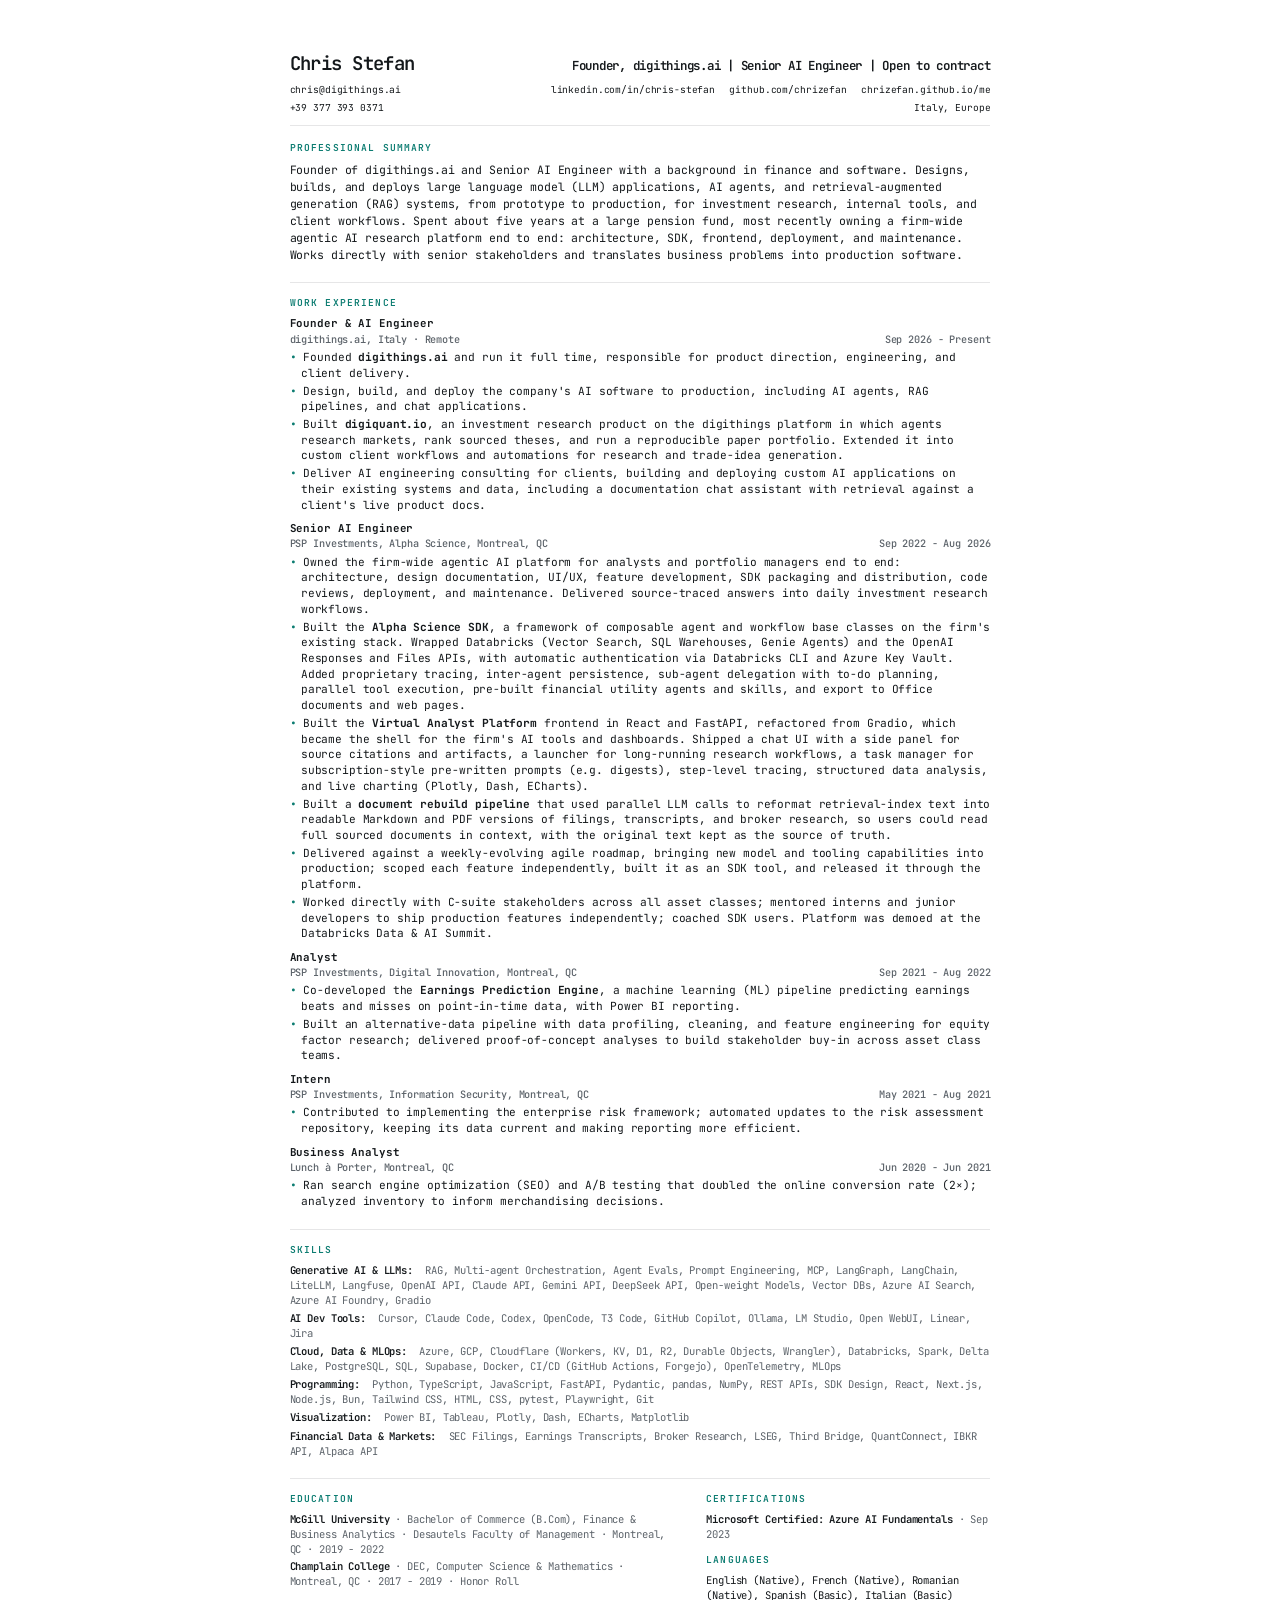
<file: cv.html>
<!DOCTYPE html>
<html lang="en">
<head>
  <meta charset="UTF-8">
  <meta name="viewport" content="width=device-width, initial-scale=1.0">
  <title>Chris Stefan | Senior AI Engineer CV</title>
  <meta name="author" content="Chris Stefan">
  <meta name="description" content="Chris Stefan, Founder of digithings.ai and Senior AI Engineer. Email chris@digithings.ai. Italy. Open to contract.">
  <script type="application/ld+json">
  {
    "@context": "https://schema.org",
    "@type": "Person",
    "name": "Chris Stefan",
    "jobTitle": "Senior AI Engineer",
    "email": "chris@digithings.ai",
    "telephone": "+393773930371",
    "address": { "@type": "PostalAddress", "addressCountry": "IT", "addressRegion": "Italy" },
    "url": "https://chrizefan.github.io/me/",
    "sameAs": [
      "https://linkedin.com/in/chris-stefan",
      "https://github.com/chrizefan",
      "https://digithings.ai",
      "https://digiquant.io"
    ],
    "worksFor": { "@type": "Organization", "name": "digithings", "url": "https://digithings.ai" },
    "alumniOf": [
      { "@type": "CollegeOrUniversity", "name": "McGill University" },
      { "@type": "CollegeOrUniversity", "name": "Champlain College" }
    ]
  }
  </script>
  <link rel="preconnect" href="https://fonts.googleapis.com">
  <link rel="preconnect" href="https://fonts.gstatic.com" crossorigin>
  <link href="https://fonts.googleapis.com/css2?family=JetBrains+Mono:wght@400;500;600;700&display=swap" rel="stylesheet">
  <style>
    * { margin: 0; padding: 0; box-sizing: border-box; }
    html, body {
      background: #FFFFFF;
    }
    body {
      font-family: 'JetBrains Mono', ui-monospace, monospace;
      font-size: 8.15pt;
      line-height: 1.45;
      letter-spacing: -0.012em;
      color: #14181B;
      max-width: 8.5in;
      margin: 0 auto;
      padding: 0.52in 0.6in;
    }

    .header {
      margin-bottom: 0.95rem;
      padding-bottom: 0.58rem;
      border-bottom: 1px solid rgba(10, 15, 20, 0.10);
    }
    .header-top {
      display: flex;
      justify-content: space-between;
      align-items: baseline;
      gap: 1.25rem;
      margin-bottom: 0.38rem;
    }
    .header h1 {
      font-size: 1.18rem;
      font-weight: 600;
      letter-spacing: -0.03em;
      flex: 0 1 auto;
    }
    .header .tagline {
      font-size: 0.78rem;
      color: #14181B;
      font-weight: 600;
      text-align: right;
      letter-spacing: -0.02em;
    }
    .header .contact-bar {
      display: flex;
      justify-content: space-between;
      align-items: baseline;
      gap: 1.25rem;
      font-size: 0.6rem;
      line-height: 1.5;
      color: #14181B;
    }
    .header .contact-primary,
    .header .contact-links {
      display: flex;
      flex-wrap: wrap;
      gap: 0.2rem 0.9rem;
    }
    .header .contact-links {
      justify-content: flex-end;
      text-align: right;
    }
    .header .contact-bar a { color: inherit; text-decoration: none; }

    .section {
      margin-bottom: 1.2rem;
      padding-top: 0.82rem;
      border-top: 1px solid rgba(10, 15, 20, 0.10);
    }
    main > .section:first-of-type {
      padding-top: 0;
      border-top: 0;
    }
    h2.section-title {
      font-size: 0.6rem;
      font-weight: 600;
      text-transform: uppercase;
      letter-spacing: 0.12em;
      color: #0C7C71;
      margin-bottom: 0.38rem;
    }

    .summary-text {
      font-size: 0.72rem;
      line-height: 1.48;
      color: #14181B;
    }
    .summary-text strong {
      font-weight: 700;
      color: #14181B;
    }

    .project-block { margin-bottom: 0.42rem; }
    .project-block:last-child { margin-bottom: 0; }
    .project-title {
      font-size: 0.82rem;
      font-weight: 700;
      color: #14181B;
      margin-bottom: 0.12rem;
    }
    h3.project-title { font-size: inherit; }
    .project-title a {
      color: inherit;
      text-decoration: underline;
      text-underline-offset: 0.12em;
      text-decoration-color: rgba(12, 124, 113, 0.55);
    }
    .project-title a:hover { text-decoration-color: #0C7C71; }
    .project-desc {
      font-size: 0.72rem;
      line-height: 1.42;
      color: #14181B;
      margin-bottom: 0.16rem;
    }
    .project-bullets, .exp-bullets {
      list-style: none;
      margin: 0;
      padding: 0;
    }
    .project-bullets li, .exp-bullets li {
      padding-left: 0.7rem;
      text-indent: -0.7rem;
      margin-bottom: 0.14rem;
      font-size: 0.7rem;
      line-height: 1.4;
      color: #14181B;
    }
    .project-bullets li:last-child,
    .exp-bullets li:last-child { margin-bottom: 0; }
    .project-bullets li::before,
    .exp-bullets li::before {
      content: '• ';
      color: #0C7C71;
      font-weight: 700;
    }
    .project-bullets li a {
      color: inherit;
      font-weight: 600;
      text-decoration: underline;
      text-underline-offset: 0.12em;
      text-decoration-color: rgba(12, 124, 113, 0.45);
    }

    .exp-item { margin-top: 0.48rem; }
    .exp-item:first-of-type { margin-top: 0; }
    .exp-header { margin-bottom: 0.16rem; }
    .exp-title {
      font-size: 0.82rem;
      font-weight: 700;
      color: #14181B;
      margin-bottom: 0.04rem;
    }
    h3.exp-title { font-size: inherit; }
    .exp-meta {
      display: flex;
      justify-content: space-between;
      align-items: baseline;
      gap: 0.5rem;
      flex-wrap: wrap;
    }
    .exp-company, .exp-date {
      font-size: 0.64rem;
      color: #5C636A;
      font-weight: 500;
    }
    .exp-bullets { margin-bottom: 0.08rem; }
    .exp-bullets li { font-size: 0.7rem; }
    .exp-bullets li strong { color: #14181B; }
    .exp-tags {
      font-size: 0.64rem;
      color: #5C636A;
      font-weight: 500;
      margin-top: 0.12rem;
    }

    /* Full-width labeled rows: one category per line, tokens stay plain text */
    .skill-row {
      font-size: 0.66rem;
      line-height: 1.42;
      color: #5C636A;
      margin-bottom: 0.2rem;
    }
    .skill-row:last-child { margin-bottom: 0; }
    .skill-label {
      font-weight: 600;
      color: #14181B;
      margin-right: 0.4rem;
    }

    .meta-line {
      font-size: 0.66rem;
      line-height: 1.42;
      color: #14181B;
      margin-bottom: 0.14rem;
    }
    .meta-line:last-child { margin-bottom: 0; }
    .meta-line .name {
      font-weight: 600;
    }
    .meta-line .detail {
      color: #5C636A;
    }

    .closing {
      display: grid;
      grid-template-columns: 1.15fr 0.85fr;
      gap: 1.4rem 2rem;
      align-items: start;
    }
    .closing .section {
      margin-bottom: 0;
      padding-top: 0;
      border-top: 0;
    }
    .closing .section + .section {
      margin-top: 0.7rem;
    }

    @media print {
      @page { size: letter; margin: 0.28in 0.45in; background: #FFFFFF; }
      html { font-size: 12.6pt; }
      html, body {
        background: #FFFFFF;
        -webkit-print-color-adjust: exact;
        print-color-adjust: exact;
      }
      body {
        padding: 0;
        margin: 0;
        max-width: none;
        font-size: 7.508pt;
        line-height: 1.34;
      }
      .header {
        margin-bottom: 0.62rem;
        padding-bottom: 0.4rem;
      }
      .header-top { margin-bottom: 0.23rem; gap: 0.92rem; }
      .header h1 { font-size: 1rem; }
      .header .tagline { font-size: 0.61rem; }
      .header .contact-bar { font-size: 0.51rem; gap: 0.84rem; }
      .header .contact-primary,
      .header .contact-links { gap: 0.13rem 0.72rem; }
      .section {
        margin-bottom: 0.62rem;
        padding-top: 0.52rem;
      }
      h2.section-title { margin-bottom: 0.27rem; font-size: 0.51rem; }
      .summary-text { font-size: 0.6rem; line-height: 1.38; }
      .project-block { margin-bottom: 0.28rem; }
      .project-title { font-size: 0.68rem; margin-bottom: 0.07rem; }
      .project-desc { font-size: 0.575rem; line-height: 1.33; margin-bottom: 0.09rem; }
      .project-bullets li {
        margin-bottom: 0.065rem;
        font-size: 0.55rem;
        line-height: 1.315;
      }
      .exp-item { margin-top: 0.26rem; }
      .exp-header { margin-bottom: 0.09rem; }
      .exp-title { font-size: 0.68rem; }
      .exp-company, .exp-date { font-size: 0.51rem; }
      .exp-bullets li {
        margin-bottom: 0.065rem;
        font-size: 0.55rem;
        line-height: 1.315;
      }
      .exp-tags { font-size: 0.51rem; margin-top: 0.08rem; }
      .skill-row { font-size: 0.53rem; line-height: 1.35; margin-bottom: 0.11rem; }
      .meta-line { font-size: 0.53rem; line-height: 1.33; margin-bottom: 0.09rem; }
      .closing {
        gap: 0.8rem 1.25rem;
      }
      .closing .section + .section { margin-top: 0.42rem; }
    }
  </style>
</head>
<body itemscope itemtype="https://schema.org/Person">
  <header class="header">
    <div class="header-top">
      <h1 itemprop="name">Chris Stefan</h1>
      <p class="tagline"><span itemprop="jobTitle">Founder, digithings.ai | Senior AI Engineer</span> | Open to contract</p>
    </div>
    <p class="contact-bar">
      <span class="contact-primary">
        <a itemprop="email" href="mailto:chris@digithings.ai">chris@digithings.ai</a>
        <a itemprop="telephone" href="tel:+393773930371">+39 377 393 0371</a>
      </span>
      <span class="contact-links">
        <a href="https://linkedin.com/in/chris-stefan">linkedin.com/in/chris-stefan</a>
        <a href="https://github.com/chrizefan">github.com/chrizefan</a>
        <a itemprop="url" href="https://chrizefan.github.io/me/">chrizefan.github.io/me</a>
        <span>Italy, Europe</span>
      </span>
    </p>
  </header>

  <main>
    <section class="section">
      <h2 class="section-title">Professional Summary</h2>
      <p class="summary-text">
        Founder of digithings.ai and Senior AI Engineer with a background in finance and software. Designs, builds, and deploys large language model (LLM) applications, AI agents, and retrieval-augmented generation (RAG) systems, from prototype to production, for investment research, internal tools, and client workflows. Spent about five years at a large pension fund, most recently owning a firm-wide agentic AI research platform end to end: architecture, SDK, frontend, deployment, and maintenance. Works directly with senior stakeholders and translates business problems into production software.
      </p>
    </section>


    <section class="section">
      <h2 class="section-title">Work Experience</h2>
      <article class="exp-item">
        <div class="exp-header">
          <h3 class="exp-title">Founder &amp; AI Engineer</h3>
          <div class="exp-meta">
            <div class="exp-company">digithings.ai, Italy · Remote</div>
            <div class="exp-date"><time datetime="2026-09">Sep 2026</time> - Present</div>
          </div>
        </div>
        <ul class="exp-bullets">
          <li>Founded <strong>digithings.ai</strong> and run it full time, responsible for product direction, engineering, and client delivery.</li>
          <li>Design, build, and deploy the company's AI software to production, including AI agents, RAG pipelines, and chat applications.</li>
          <li>Built <a href="https://digiquant.io" target="_blank" rel="noopener" style="color:inherit;text-decoration:none"><strong>digiquant.io</strong></a>, an investment research product on the digithings platform in which agents research markets, rank sourced theses, and run a reproducible paper portfolio. Extended it into custom client workflows and automations for research and trade-idea generation.</li>
          <li>Deliver AI engineering consulting for clients, building and deploying custom AI applications on their existing systems and data, including a documentation chat assistant with retrieval against a client's live product docs.</li>
        </ul>
      </article>
      <article class="exp-item">
        <div class="exp-header">
          <h3 class="exp-title">Senior AI Engineer</h3>
          <div class="exp-meta">
            <div class="exp-company">PSP Investments, Alpha Science, Montreal, QC</div>
            <div class="exp-date"><time datetime="2022-09">Sep 2022</time> - <time datetime="2026-08">Aug 2026</time></div>
          </div>
        </div>
        <ul class="exp-bullets">
          <li>Owned the firm-wide agentic AI platform for analysts and portfolio managers end to end: architecture, design documentation, UI/UX, feature development, SDK packaging and distribution, code reviews, deployment, and maintenance. Delivered source-traced answers into daily investment research workflows.</li>
          <li>Built the <strong>Alpha Science SDK</strong>, a framework of composable agent and workflow base classes on the firm's existing stack. Wrapped Databricks (Vector Search, SQL Warehouses, Genie Agents) and the OpenAI Responses and Files APIs, with automatic authentication via Databricks CLI and Azure Key Vault. Added proprietary tracing, inter-agent persistence, sub-agent delegation with to-do planning, parallel tool execution, pre-built financial utility agents and skills, and export to Office documents and web pages.</li>
          <li>Built the <strong>Virtual Analyst Platform</strong> frontend in React and FastAPI, refactored from Gradio, which became the shell for the firm's AI tools and dashboards. Shipped a chat UI with a side panel for source citations and artifacts, a launcher for long-running research workflows, a task manager for subscription-style pre-written prompts (e.g. digests), step-level tracing, structured data analysis, and live charting (Plotly, Dash, ECharts).</li>
          <li>Built a <strong>document rebuild pipeline</strong> that used parallel LLM calls to reformat retrieval-index text into readable Markdown and PDF versions of filings, transcripts, and broker research, so users could read full sourced documents in context, with the original text kept as the source of truth.</li>
          <li>Delivered against a weekly-evolving agile roadmap, bringing new model and tooling capabilities into production; scoped each feature independently, built it as an SDK tool, and released it through the platform.</li>
          <li>Worked directly with C-suite stakeholders across all asset classes; mentored interns and junior developers to ship production features independently; coached SDK users. Platform was demoed at the Databricks Data &amp; AI Summit.</li>
        </ul>
      </article>
      <article class="exp-item">
        <div class="exp-header">
          <h3 class="exp-title">Analyst</h3>
          <div class="exp-meta">
            <div class="exp-company">PSP Investments, Digital Innovation, Montreal, QC</div>
            <div class="exp-date"><time datetime="2021-09">Sep 2021</time> - <time datetime="2022-08">Aug 2022</time></div>
          </div>
        </div>
        <ul class="exp-bullets">
          <li>Co-developed the <strong>Earnings Prediction Engine</strong>, a machine learning (ML) pipeline predicting earnings beats and misses on point-in-time data, with Power BI reporting.</li>
          <li>Built an alternative-data pipeline with data profiling, cleaning, and feature engineering for equity factor research; delivered proof-of-concept analyses to build stakeholder buy-in across asset class teams.</li>
        </ul>
      </article>
      <article class="exp-item">
        <div class="exp-header">
          <h3 class="exp-title">Intern</h3>
          <div class="exp-meta">
            <div class="exp-company">PSP Investments, Information Security, Montreal, QC</div>
            <div class="exp-date"><time datetime="2021-05">May 2021</time> - <time datetime="2021-08">Aug 2021</time></div>
          </div>
        </div>
        <ul class="exp-bullets">
          <li>Contributed to implementing the enterprise risk framework; automated updates to the risk assessment repository, keeping its data current and making reporting more efficient.</li>
        </ul>
      </article>
      <article class="exp-item">
        <div class="exp-header">
          <h3 class="exp-title">Business Analyst</h3>
          <div class="exp-meta">
            <div class="exp-company">Lunch à Porter, Montreal, QC</div>
            <div class="exp-date"><time datetime="2020-06">Jun 2020</time> - <time datetime="2021-06">Jun 2021</time></div>
          </div>
        </div>
        <ul class="exp-bullets">
          <li>Ran search engine optimization (SEO) and A/B testing that doubled the online conversion rate (2&times;); analyzed inventory to inform merchandising decisions.</li>
        </ul>
      </article>
    </section>

    <section class="section">
      <h2 class="section-title">Skills</h2>
      <p class="skill-row"><span class="skill-label">Generative AI &amp; LLMs:</span> RAG, Multi-agent Orchestration, Agent Evals, Prompt Engineering, MCP, LangGraph, LangChain, LiteLLM, Langfuse, OpenAI API, Claude API, Gemini API, DeepSeek API, Open-weight Models, Vector DBs, Azure AI Search, Azure AI Foundry, Gradio</p>
      <p class="skill-row"><span class="skill-label">AI Dev Tools:</span> Cursor, Claude Code, Codex, OpenCode, T3 Code, GitHub Copilot, Ollama, LM Studio, Open WebUI, Linear, Jira</p>
      <p class="skill-row"><span class="skill-label">Cloud, Data &amp; MLOps:</span> Azure, GCP, Cloudflare (Workers, KV, D1, R2, Durable Objects, Wrangler), Databricks, Spark, Delta Lake, PostgreSQL, SQL, Supabase, Docker, CI/CD (GitHub Actions, Forgejo), OpenTelemetry, MLOps</p>
      <p class="skill-row"><span class="skill-label">Programming:</span> Python, TypeScript, JavaScript, FastAPI, Pydantic, pandas, NumPy, REST APIs, SDK Design, React, Next.js, Node.js, Bun, Tailwind CSS, HTML, CSS, pytest, Playwright, Git</p>
      <p class="skill-row"><span class="skill-label">Visualization:</span> Power BI, Tableau, Plotly, Dash, ECharts, Matplotlib</p>
      <p class="skill-row"><span class="skill-label">Financial Data &amp; Markets:</span> SEC Filings, Earnings Transcripts, Broker Research, LSEG, Third Bridge, QuantConnect, IBKR API, Alpaca API</p>
    </section>

    <section class="section closing">
      <div>
        <section class="section">
          <h2 class="section-title">Education</h2>
          <p class="meta-line"><span class="name">McGill University</span> <span class="detail">· Bachelor of Commerce (B.Com), Finance &amp; Business Analytics · Desautels Faculty of Management · Montreal, QC · 2019 - 2022</span></p>
          <p class="meta-line"><span class="name">Champlain College</span> <span class="detail">· DEC, Computer Science &amp; Mathematics · Montreal, QC · 2017 - 2019 · Honor Roll</span></p>
        </section>
      </div>
      <div>
        <section class="section">
          <h2 class="section-title">Certifications</h2>
          <p class="meta-line"><span class="name">Microsoft Certified: Azure AI Fundamentals</span> <span class="detail">· Sep 2023</span></p>
        </section>
        <section class="section">
          <h2 class="section-title">Languages</h2>
          <p class="meta-line">English (Native), French (Native), Romanian (Native), Spanish (Basic), Italian (Basic)</p>
        </section>
      </div>
    </section>
  </main>
</body>
</html>
</file>
<file: repo-activity/repo-activity.css>
/* Compact digithings activity strip — static Pages port of digiweb RepoActivity.
   Uses the me-page token names (--hair, --surface, --font-mono, --accent, --ink*). */

.ra-compact {
  border: 1px solid var(--hair);
  background: var(--surface);
  padding: 1.15rem 1.25rem;
  margin-bottom: 1.4rem;
}

.ra-kicker {
  font-family: var(--font-mono);
  font-size: 0.72rem;
  letter-spacing: 0.04em;
  color: var(--accent);
}

.ra-stamp {
  font-family: var(--font-mono);
  font-size: 0.72rem;
  color: var(--ink-mute);
}

.ra-n {
  font-family: var(--font-mono);
  font-size: 1.15rem;
  font-variant-numeric: tabular-nums;
  letter-spacing: -0.03em;
  color: var(--ink);
  line-height: 1.1;
}

.ra-l {
  font-family: var(--font-mono);
  font-size: 0.74rem;
  color: var(--ink-mute);
}

.ra-num {
  font-family: var(--font-mono);
  font-size: 0.78rem;
  color: var(--accent);
  text-underline-offset: 2px;
}

.ra-num:hover {
  text-decoration: underline;
}

.ra-title {
  flex: 1 1 12rem;
  min-width: 0;
  font-size: 0.92rem;
  line-height: 1.45;
  color: var(--ink-soft);
}

.ra-date {
  font-family: var(--font-mono);
  font-size: 0.7rem;
  color: var(--ink-mute);
  white-space: nowrap;
}

.ra-head,
.ra-meta {
  display: flex;
  flex-wrap: wrap;
  align-items: baseline;
  justify-content: space-between;
  gap: 0.4rem 1.1rem;
}

.ra-metrics {
  display: flex;
  flex-wrap: wrap;
  gap: 0.85rem 1.6rem;
  margin-top: 0.7rem;
  list-style: none;
  padding: 0;
}

.ra-metric {
  display: flex;
  flex-direction: column;
  gap: 0.18rem;
  min-width: 5.2rem;
}

.ra-meta {
  margin-top: 0.95rem;
}

.ra-release {
  font-family: var(--font-mono);
  font-size: 0.78rem;
  color: var(--ink-mute);
}

.ra-release a {
  color: var(--ink);
  text-underline-offset: 2px;
}

.ra-release a:hover {
  color: var(--accent);
  text-decoration: underline;
}

.ra-repo {
  display: inline-flex;
  align-items: center;
  gap: 0.4rem;
  font-family: var(--font-mono);
  font-size: 0.78rem;
  color: var(--ink-soft);
}

.ra-repo:hover {
  color: var(--accent);
}

.ra-repo svg {
  width: 13px;
  height: 13px;
  flex-shrink: 0;
}

.ra-list {
  list-style: none;
  padding: 0;
  margin-top: 0.85rem;
  border-top: 1px solid var(--hair);
}

.ra-row {
  display: flex;
  flex-wrap: wrap;
  align-items: baseline;
  gap: 0.25rem 0.7rem;
  padding: 0.62rem 0;
  border-bottom: 1px solid var(--hair);
}
</file>
